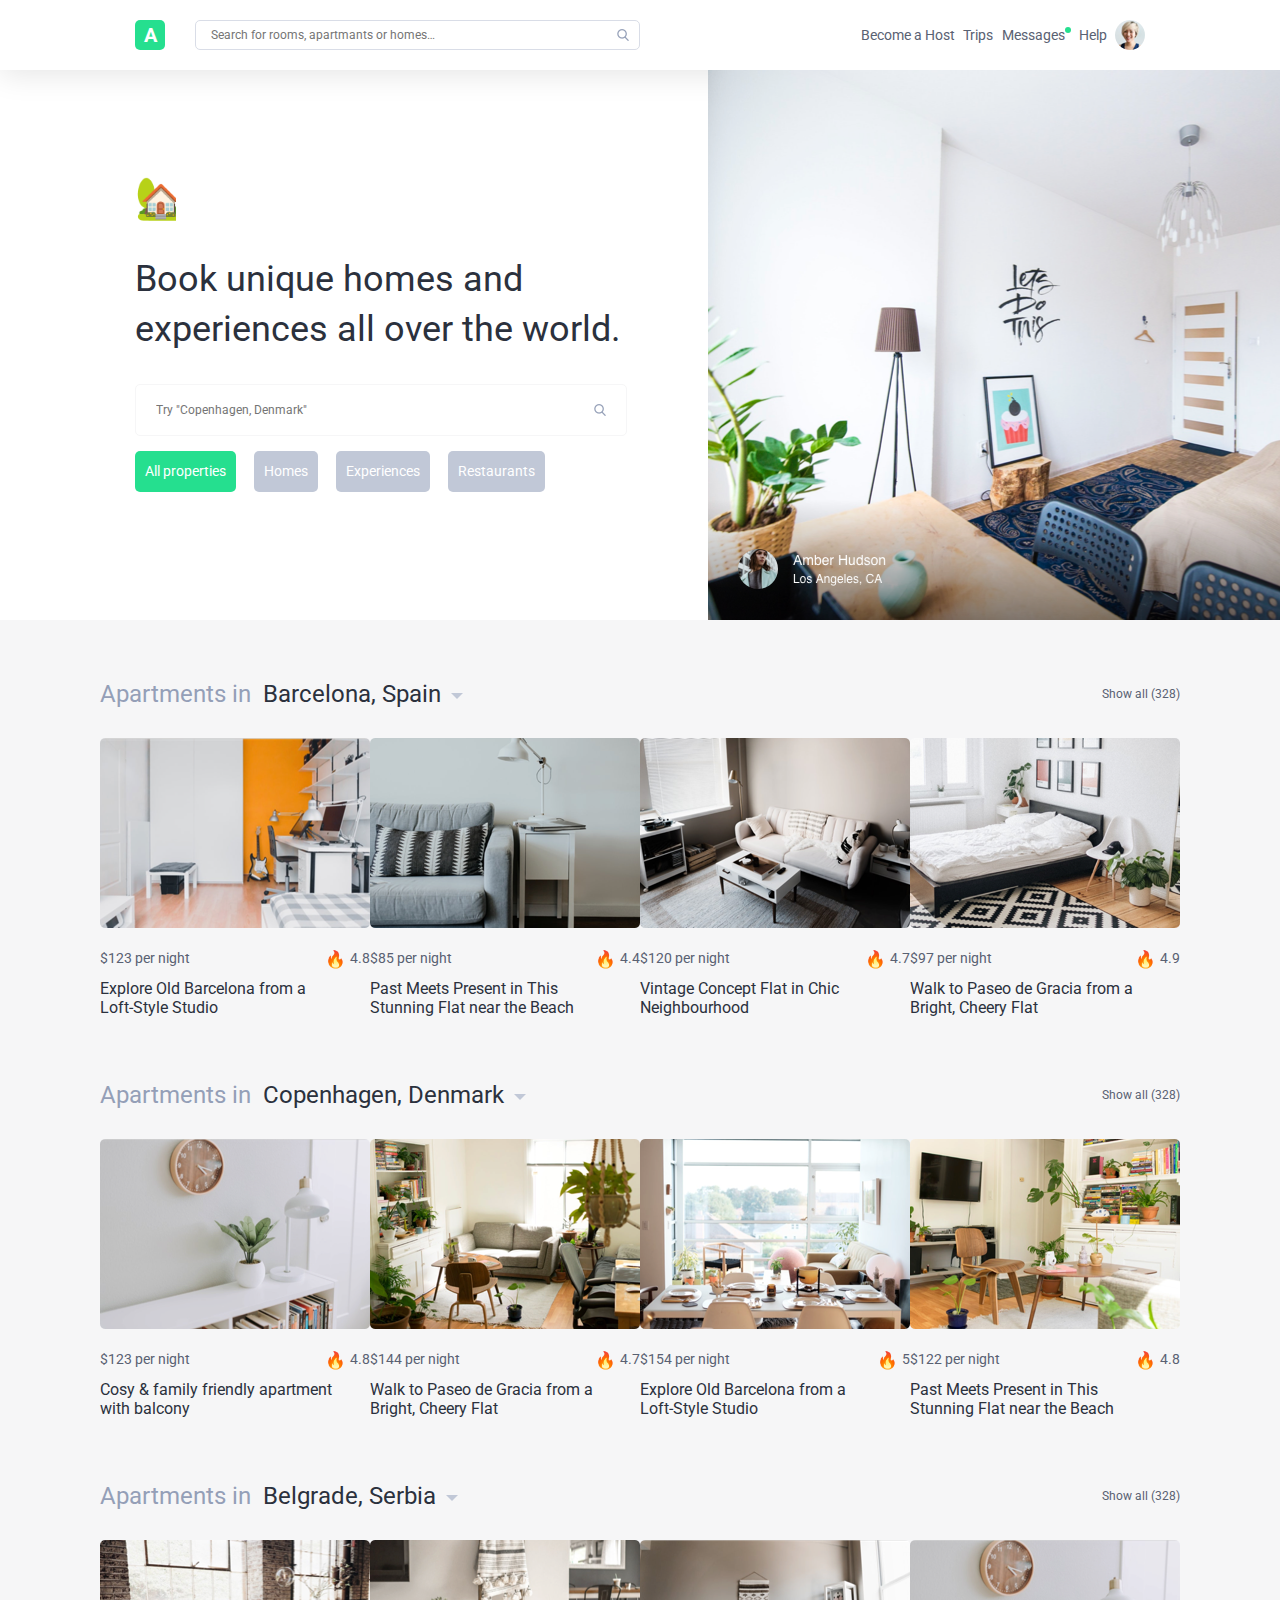
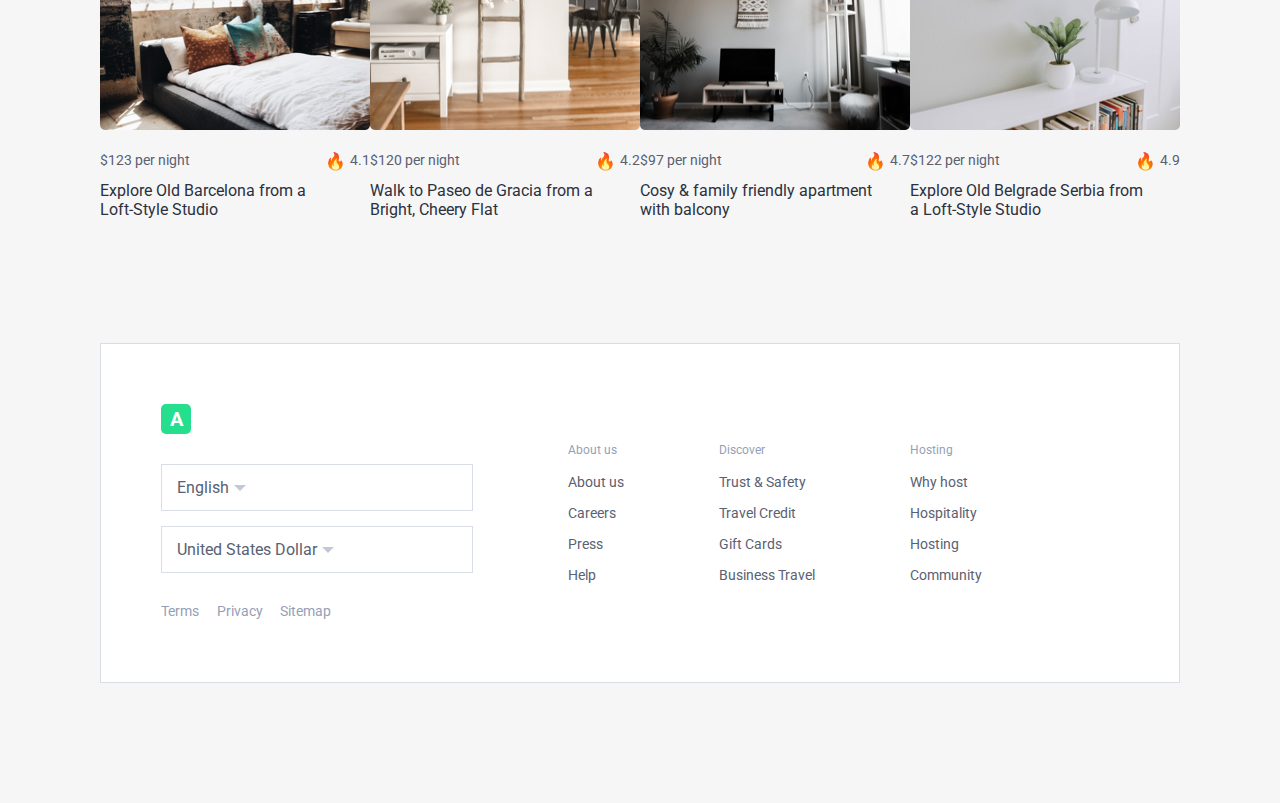
<file: airbnb.html>
<html>

<head>
    <link rel='stylesheet' type='text/css' href='style.css'>
    <link href="https://fonts.googleapis.com/css?family=Roboto:400,700&display=swap" rel="stylesheet">
</head>

<body>
    <div class='header-container'>
        <div class='header'>
            <div class='left'>
                <div class='logo'>
                    <div class='logo-text'>A</div>
                </div>
                <label class='search' for="search">
                    <div class='search-bar'>
                        <input id="search" type="text" placeholder="Search for rooms, apartmants or homes…">
                    </div>
                    <div class='search-icon'>
                        <img src='images/search-icon.png'>
                    </div>
                </label>
            </div>
            <div class='right'>
                <div class='menu'>
                    <div class="host">
                        Become a Host
                    </div>
                    <div class="trips">
                        Trips
                    </div>
                    <div class="mess">
                        <div class="message">
                            Messages
                        </div>
                        <div class="dot"></div>
                    </div>
                    <div class="help">
                        Help
                    </div>
                    <div class="user">
                        <img src='images/user.png'>
                    </div>
                </div>
            </div>
        </div>
    </div>

    <div class='front-container'>
        <div class='front'>
            <div class='left-box'>
                <div class='content'>
                    <div class='house-icon'>
                        <img src='images/house.svg'>
                    </div>
                    <div class='main'>
                        Book unique homes and experiences all over the world.
                    </div>
                    <label class='search-region' for="search-region">
                        <div class='search-bar-region'>
                            <input id="search-region" type="text" placeholder='Try "Copenhagen, Denmark"'>
                        </div>
                        <div class='search-icon-region'>
                            <img src='images/search-icon.png'>
                        </div>
                    </label>
                    <div class='properties'>
                        <div class='active-tile'>
                            All properties
                        </div>
                        <div class='passive-tile'>
                            Homes
                        </div>
                        <div class='passive-tile'>
                            Experiences
                        </div>
                        <div class='passive-tile'>
                            Restaurants
                        </div>
                    </div>
                </div>
            </div>
            <div class='right-box'>

            </div>
        </div>
    </div>

    <div class="body-container">
        <div class='body'>
            <div class='body-content'>
                <div id='first' class='apartments'>
                    <div class='top-line'>
                        <div class='left'>
                            <div class='line-text'>
                                <div class='text-normal'>
                                    Apartments in &nbsp
                                </div>
                                <div class='text-highlight'>
                                    Barcelona, Spain
                                </div>
                            </div>
                            <div id='triangle-down' class='arrow'>

                            </div>
                        </div>
                        <div class='right'>
                            <div class='show-all'>
                                Show all (328)
                            </div>
                        </div>
                    </div>
                    <div class='tiles'>
                        <div class='tile'>
                            <div class='tile-image'>
                                <img src='images/1x1.png'>
                            </div>
                            <div class='tile-details'>
                                <div class='price'>
                                    $123 per night
                                </div>
                                <div class="ratings">
                                    <div class="fire">
                                        <img id='fire' src="images/fire.svg">
                                    </div>
                                    <div class="rate">
                                        4.8
                                    </div>
                                </div>
                            </div>
                            <div class='tile-caption'>
                                Explore Old Barcelona from a Loft-Style Studio
                            </div>
                        </div>
                        <div class='tile'>
                            <div class='tile-image'>
                                <img src='images/1x2.png'>
                            </div>
                            <div class='tile-details'>
                                <div class='price'>
                                    $85 per night
                                </div>
                                <div class="ratings">
                                    <div class="fire">
                                        <img id='fire' src="images/fire.svg">
                                    </div>
                                    <div class="rate">
                                        4.4
                                    </div>
                                </div>
                            </div>
                            <div class='tile-caption'>
                                Past Meets Present in This Stunning Flat near the Beach
                            </div>
                        </div>
                        <div class='tile'>
                            <div class='tile-image'>
                                <img src='images/1x3.png'>
                            </div>
                            <div class='tile-details'>
                                <div class='price'>
                                    $120 per night
                                </div>
                                <div class="ratings">
                                    <div class="fire">
                                        <img id='fire' src="images/fire.svg">
                                    </div>
                                    <div class="rate">
                                        4.7
                                    </div>
                                </div>
                            </div>
                            <div class='tile-caption'>
                                Vintage Concept Flat in Chic Neighbourhood
                            </div>
                        </div>
                        <div class='tile'>
                            <div class='tile-image'>
                                <img src='images/1x4.png'>
                            </div>
                            <div class='tile-details'>
                                <div class='price'>
                                    $97 per night
                                </div>
                                <div class="ratings">
                                    <div class="fire">
                                        <img id='fire' src="images/fire.svg">
                                    </div>
                                    <div class="rate">
                                        4.9
                                    </div>
                                </div>
                            </div>
                            <div class='tile-caption'>
                                Walk to Paseo de Gracia from a Bright, Cheery Flat
                            </div>
                        </div>
                    </div>
                </div>

                <div id='second' class='apartments'>
                    <div class='top-line'>
                        <div class='left'>
                            <div class='line-text'>
                                <div class='text-normal'>
                                    Apartments in &nbsp;
                                </div>
                                <div class='text-highlight'>
                                    Copenhagen, Denmark
                                </div>
                            </div>
                            <div id='triangle-down' class='arrow'>

                            </div>
                        </div>
                        <div class='right'>
                            <div class='show-all'>
                                Show all (328)
                            </div>
                        </div>
                    </div>
                    <div class='tiles'>
                        <div class='tile'>
                            <div class='tile-image'>
                                <img src='images/2x1.png'>
                            </div>
                            <div class='tile-details'>
                                <div class='price'>
                                    $123 per night
                                </div>
                                <div class="ratings">
                                    <div class="fire">
                                        <img id='fire' src="images/fire.svg">
                                    </div>
                                    <div class="rate">
                                        4.8
                                    </div>
                                </div>
                            </div>
                            <div class='tile-caption'>
                                Cosy & family friendly apartment with balcony
                            </div>
                        </div>
                        <div class='tile'>
                            <div class='tile-image'>
                                <img src='images/2x2.png'>
                            </div>
                            <div class='tile-details'>
                                <div class='price'>
                                    $144 per night
                                </div>
                                <div class="ratings">
                                    <div class="fire">
                                        <img id='fire' src="images/fire.svg">
                                    </div>
                                    <div class="rate">
                                        4.7
                                    </div>
                                </div>
                            </div>
                            <div class='tile-caption'>
                                Walk to Paseo de Gracia from a Bright, Cheery Flat
                            </div>
                        </div>
                        <div class='tile'>
                            <div class='tile-image'>
                                <img src='images/2x3.png'>
                            </div>
                            <div class='tile-details'>
                                <div class='price'>
                                    $154 per night
                                </div>
                                <div class="ratings">
                                    <div class="fire">
                                        <img id='fire' src="images/fire.svg">
                                    </div>
                                    <div class="rate">
                                        5
                                    </div>
                                </div>
                            </div>
                            <div class='tile-caption'>
                                Explore Old Barcelona from a Loft-Style Studio
                            </div>
                        </div>
                        <div class='tile'>
                            <div class='tile-image'>
                                <img src='images/2x4.png'>
                            </div>
                            <div class='tile-details'>
                                <div class='price'>
                                    $122 per night
                                </div>
                                <div class="ratings">
                                    <div class="fire">
                                        <img id='fire' src="images/fire.svg">
                                    </div>
                                    <div class="rate">
                                        4.8
                                    </div>
                                </div>
                            </div>
                            <div class='tile-caption'>
                                Past Meets Present in This Stunning Flat near the Beach
                            </div>
                        </div>
                    </div>
                </div>

                <div id='third' class='apartments'>
                    <div class='top-line'>
                        <div class='left'>
                            <div class='line-text'>
                                <div class='text-normal'>
                                    Apartments in &nbsp
                                </div>
                                <div class='text-highlight'>
                                    Belgrade, Serbia
                                </div>
                            </div>
                            <div id='triangle-down' class='arrow'>

                            </div>
                        </div>
                        <div class='right'>
                            <div class='show-all'>
                                Show all (328)
                            </div>
                        </div>
                    </div>
                    <div class='tiles'>
                        <div class='tile'>
                            <div class='tile-image'>
                                <img src='images/3x1.png'>
                            </div>
                            <div class='tile-details'>
                                <div class='price'>
                                    $123 per night
                                </div>
                                <div class="ratings">
                                    <div class="fire">
                                        <img id='fire' src="images/fire.svg">
                                    </div>
                                    <div class="rate">
                                        4.1
                                    </div>
                                </div>
                            </div>
                            <div class='tile-caption'>
                                Explore Old Barcelona from a Loft-Style Studio
                            </div>
                        </div>
                        <div class='tile'>
                            <div class='tile-image'>
                                <img src='images/3x2.png'>
                            </div>
                            <div class='tile-details'>
                                <div class='price'>
                                    $120 per night
                                </div>
                                <div class="ratings">
                                    <div class="fire">
                                        <img id='fire' src="images/fire.svg">
                                    </div>
                                    <div class="rate">
                                        4.2
                                    </div>
                                </div>
                            </div>
                            <div class='tile-caption'>
                                Walk to Paseo de Gracia from a Bright, Cheery Flat
                            </div>
                        </div>
                        <div class='tile'>
                            <div class='tile-image'>
                                <img src='images/3x3.png'>
                            </div>
                            <div class='tile-details'>
                                <div class='price'>
                                    $97 per night
                                </div>
                                <div class="ratings">
                                    <div class="fire">
                                        <img id='fire' src="images/fire.svg">
                                    </div>
                                    <div class="rate">
                                        4.7
                                    </div>
                                </div>
                            </div>
                            <div class='tile-caption'>
                                Cosy & family friendly apartment with balcony
                            </div>
                        </div>
                        <div class='tile'>
                            <div class='tile-image'>
                                <img src='images/3x4.png'>
                            </div>
                            <div class='tile-details'>
                                <div class='price'>
                                    $122 per night
                                </div>
                                <div class="ratings">
                                    <div class="fire">
                                        <img id='fire' src="images/fire.svg">
                                    </div>
                                    <div class="rate">
                                        4.9
                                    </div>
                                </div>
                            </div>
                            <div class='tile-caption'>
                                Explore Old Belgrade Serbia from a Loft-Style Studio
                            </div>
                        </div>
                    </div>
                </div>

                <div class='footer'>
                    <div class='left-list'>
                        <div class='logo'>
                            <div class='logo-text'>A</div>
                        </div>
                        <div id='first-text-box' class='text-box'>
                            <div class='english'>
                                English
                            </div>
                            <div class='arrow'>

                            </div>
                        </div>
                        <div id='second-text-box' class='text-box'>
                            <div class='dollars'>
                                United States Dollar
                            </div>
                            <div class='arrow'>

                            </div>
                        </div>
                        <div class='options'>
                            <div>Terms</div>
                            <div>Privacy</div>
                            <div>Sitemap</div>
                        </div>
                    </div>
                    <div class='left-center-list'>
                        <div class="list-heading">
                            About us
                        </div>
                        <div class="list-content">
                            <div>About us</div>
                            <div>Careers</div>
                            <div>Press</div>
                            <div>Help</div>
                        </div>
                    </div>
                    <div class='right-center-list'>
                        <div class="list-heading">
                            Discover
                        </div>
                        <div class="list-content">
                            <div>Trust & Safety</div>
                            <div>Travel Credit</div>
                            <div>Gift Cards</div>
                            <div>Business Travel</div>
                        </div>
                    </div>
                    <div class='right-list'>
                        <div class="list-heading">
                            Hosting
                        </div>
                        <div class="list-content">
                            <div>Why host</div>
                            <div>Hospitality</div>
                            <div>Hosting</div>
                            <div>Community</div>
                        </div>
                    </div>
                </div>
            </div>
        </div>
    </div>

</body>

</html>
</file>
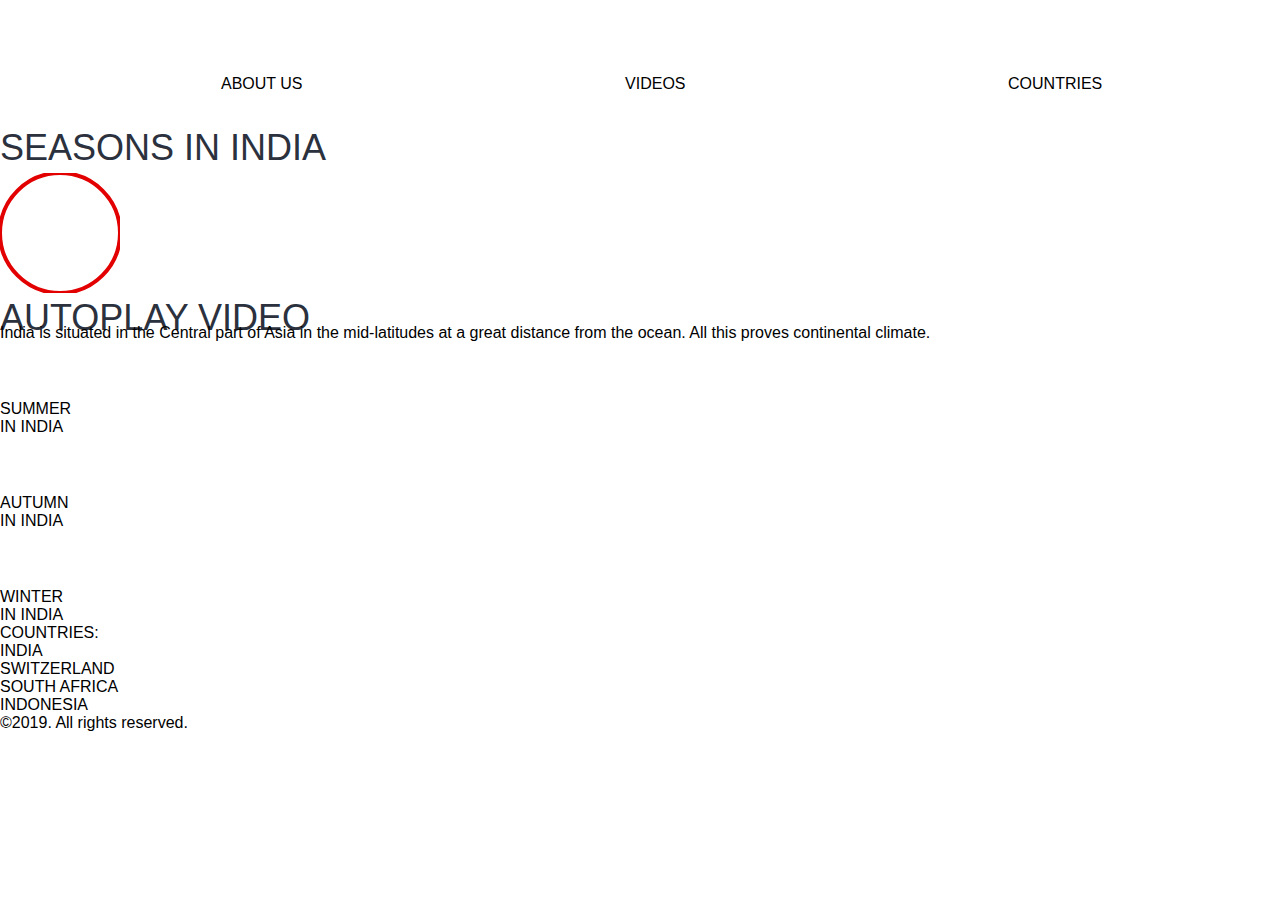
<file: daily_ui.html>
<html>

<head>
    <link rel='stylesheet' type='text/css' href='style.css'>
    <link href="https://fonts.googleapis.com/css?family=Montserrat:300,400,500,600,700,800&display=swap" rel="stylesheet">
</head>

<body>
    <div class='top'>
        <div class='top-left'>
            <img src='images/logo.svg'>
        </div>
        <div class='top-right'>
            <div class='menu'>
                <div>ABOUT US</div>
                <div>VIDEOS</div>
                <div>COUNTRIES</div>
                <div>CONTACT</div>
            </div>
        </div>
    </div>

    <div class='center'>
        <div class='center-content'>
            <div class='main'>
                <div class='main_text'>
                    SEASONS IN INDIA
                </div>
                <div class='autoplay'>
                    <div class='play_logo'>
                        <img src='images/play-button-bigger.svg'>
                    </div>
                    <div class='play_text'>
                        AUTOPLAY VIDEO
                    </div>
                </div>
            </div>
            <div class='content'>
                India is situated in the Central part of Asia in the mid-latitudes at a great distance from the ocean. All this proves continental climate.
            </div>
            <div class='tiles'>
                <div class='tile_collection'>
                    <div class='tile1'>
                        <div class='box'>
                            <div class='box-left'>
                                <img src='images/play-button.svg'>
                            </div>
                            <div class='box-right'>
                                <div class='line1'>
                                    SUMMER
                                </div>
                                <div class='line2'>
                                    IN INDIA
                                </div>
                            </div>
                        </div>
                    </div>

                    <div class='tile2'>
                        <div class='box'>
                            <div class='box-left'>
                                <img src='images/play-button.svg'>
                            </div>
                            <div class='box-right'>
                                <div class='line1'>
                                    AUTUMN
                                </div>
                                <div class='line2'>
                                    IN INDIA
                                </div>
                            </div>
                        </div>

                    </div>
                    <div class='tile3'>
                        <div class='box'>
                            <div class='box-left'>
                                <img src='images/play-button.svg'>
                            </div>
                            <div class='box-right'>
                                <div class='line1'>
                                    WINTER
                                </div>
                                <div class='line2'>
                                    IN INDIA
                                </div>
                            </div>
                        </div>

                    </div>
                </div>
            </div>
        </div>
    </div>
    <div class='bottom-content'>
        <div class='bottom'>
            <div class='bottom-left'>
                <div class='countries'>
                    <div class='heading'>
                        COUNTRIES:
                    </div>
                    <div class='list'>INDIA</div>
                    <div class='list'>SWITZERLAND</div>
                    <div class='list'>SOUTH AFRICA</div>
                    <div class='list'>INDONESIA</div>
                </div>
            </div>
            <div class='bottom-right'>
                <div class='copyright'>
                    ©2019. All rights reserved.
                </div>
            </div>
        </div>
    </div>
</body>

</html>
</file>
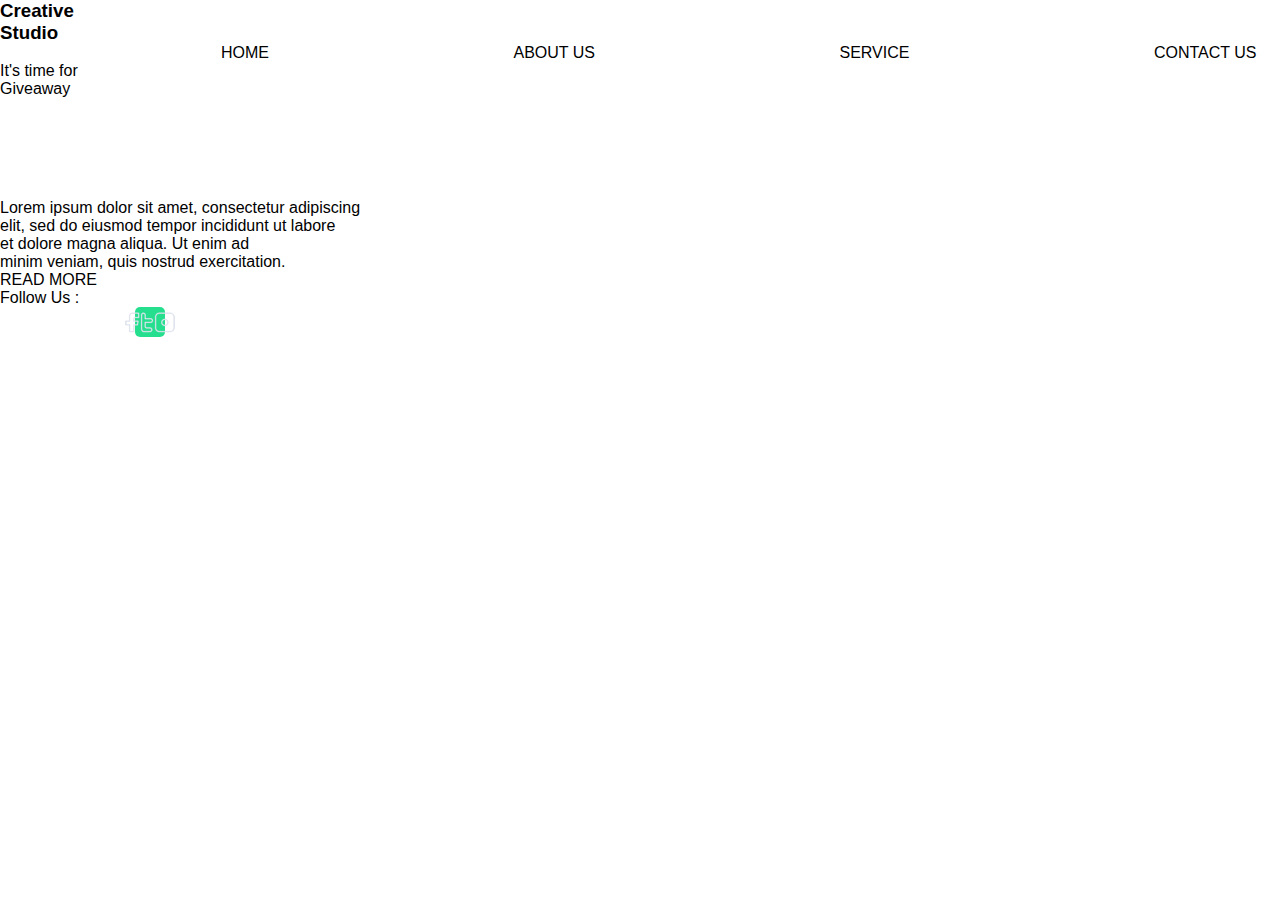
<file: giveaway.html>
<html>
<head><title>
Giveaway
</title>
<link href="https://fonts.googleapis.com/css?family=Montserrat:500,700,800&display=swap" rel="stylesheet">
<link rel='stylesheet' type='text/css' href='style.css'>
</head>

<body>

<div class='top'>
    <div class='top-left'>
        <div class='logo_image'>
        </div>
        <div class='logo_text'>
            <h3 class='line_1'>Creative</h3>
            <h3 class='line_2'>Studio</h3>
        </div>
    </div>

    <div class='top-right'>
        <div class='menu'>
            <div>HOME</div>
            <div>ABOUT US</div>
            <div>SERVICE</div>
            <div>CONTACT US</div>
            <div class='hamburger'>
                <div></div>
                <div></div>
                <div></div>
            </div>
        </div>
    </div>
</div>

<div class='bottom'>
    <div class='bottom-left'>
        <div class='topic'>
            <div class='line1'>It's time for</div>
            <div class='line2'>Giveaway</div>
        </div>
        <div class='content'>
            <div class='line-1'>Lorem ipsum dolor sit amet, consectetur adipiscing</div>
            <div class='line-2'>elit, sed do eiusmod tempor incididunt ut labore</div>
            <div class='line-3'>et dolore magna aliqua. Ut enim ad</div>
            <div class='line-4'>minim veniam, quis nostrud exercitation.</div>
        </div>

        <div class='read_more'>
            <div class='button'>READ MORE</div>
        </div>
        <div class='follow'>
            <div class='text'>Follow Us :</div>
            <div class='logo'>
                <div class='facebook'><img src='logos/fill-2-3-x.png'></img></div>
                <div class='tumblur'><img src='logos/fill-8-3-x.png'></img></div>
                <div class='instagram'><img src='logos/group-3-3-x.png'></img></div>
            </div>
        </div>
    </div>

    <div class='bottom-right'>
        <div></div>
    </div>
</div>

</body>
</html>
</file>
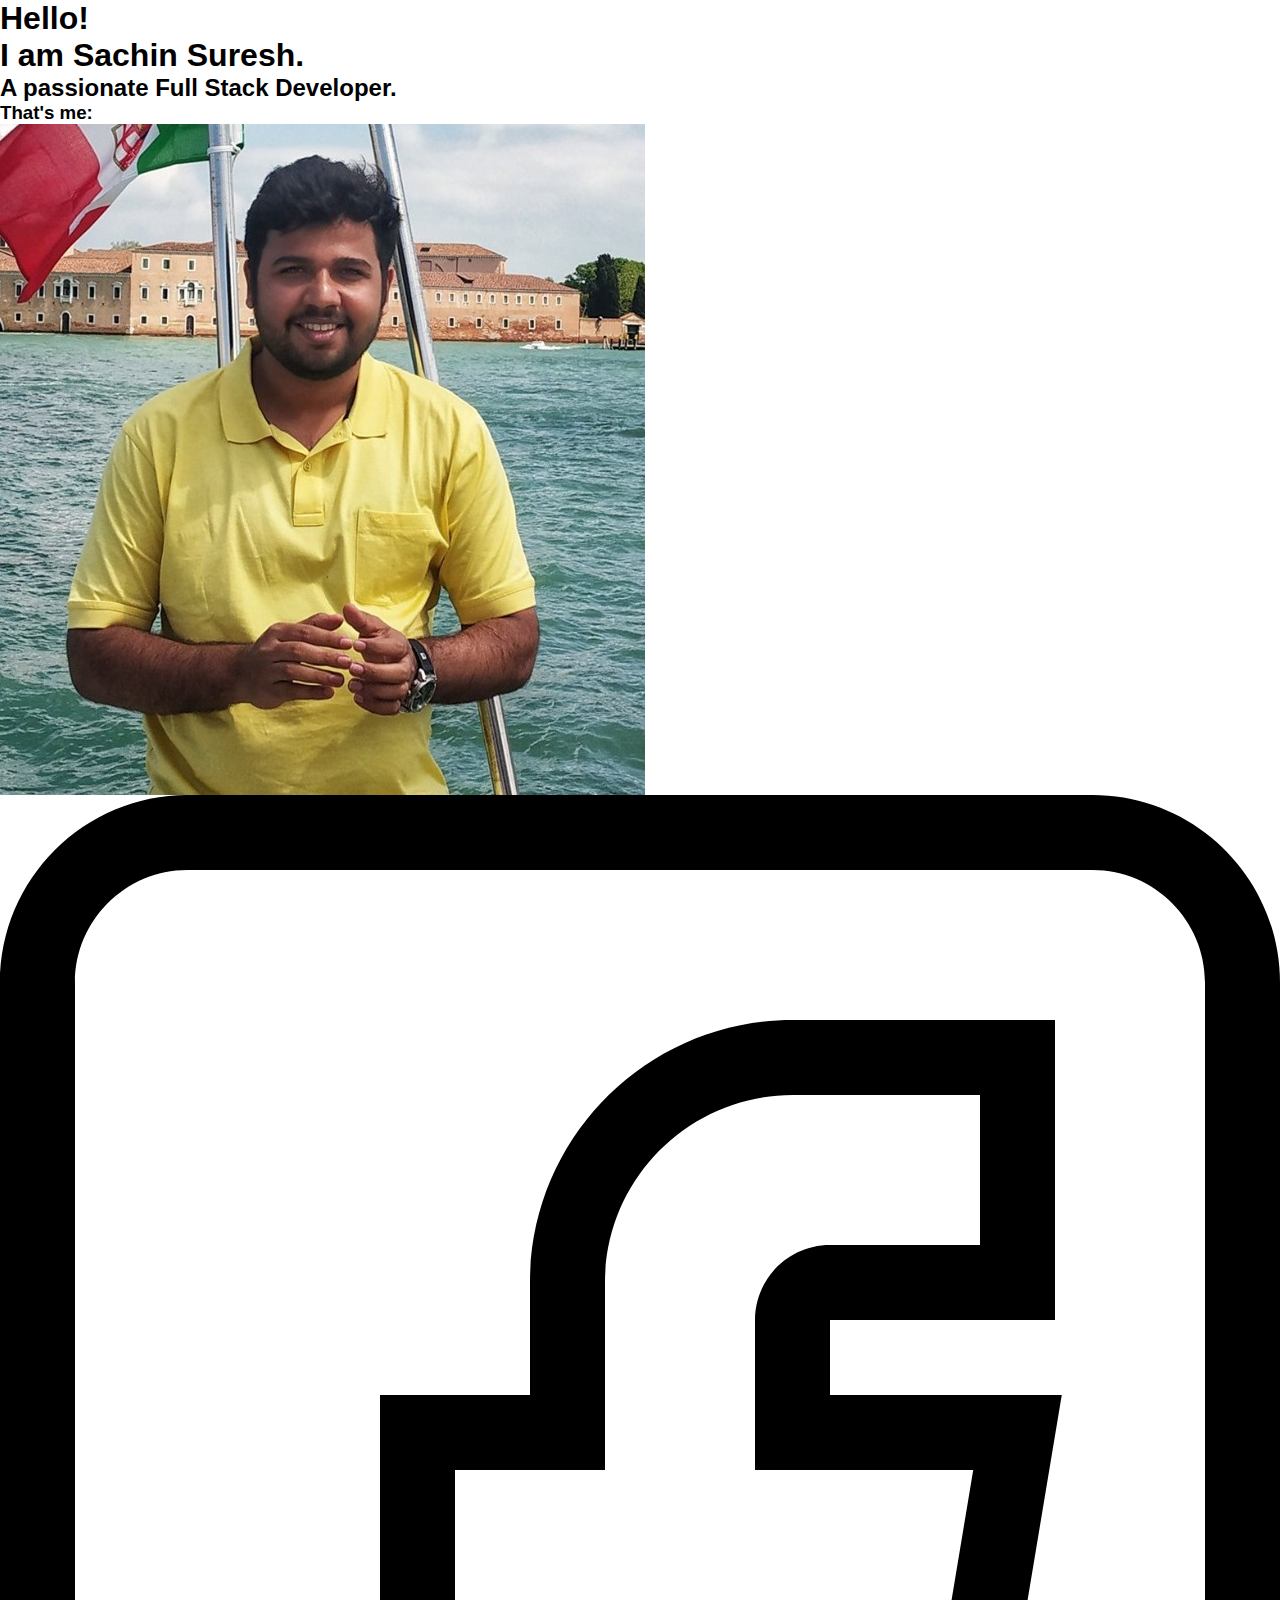
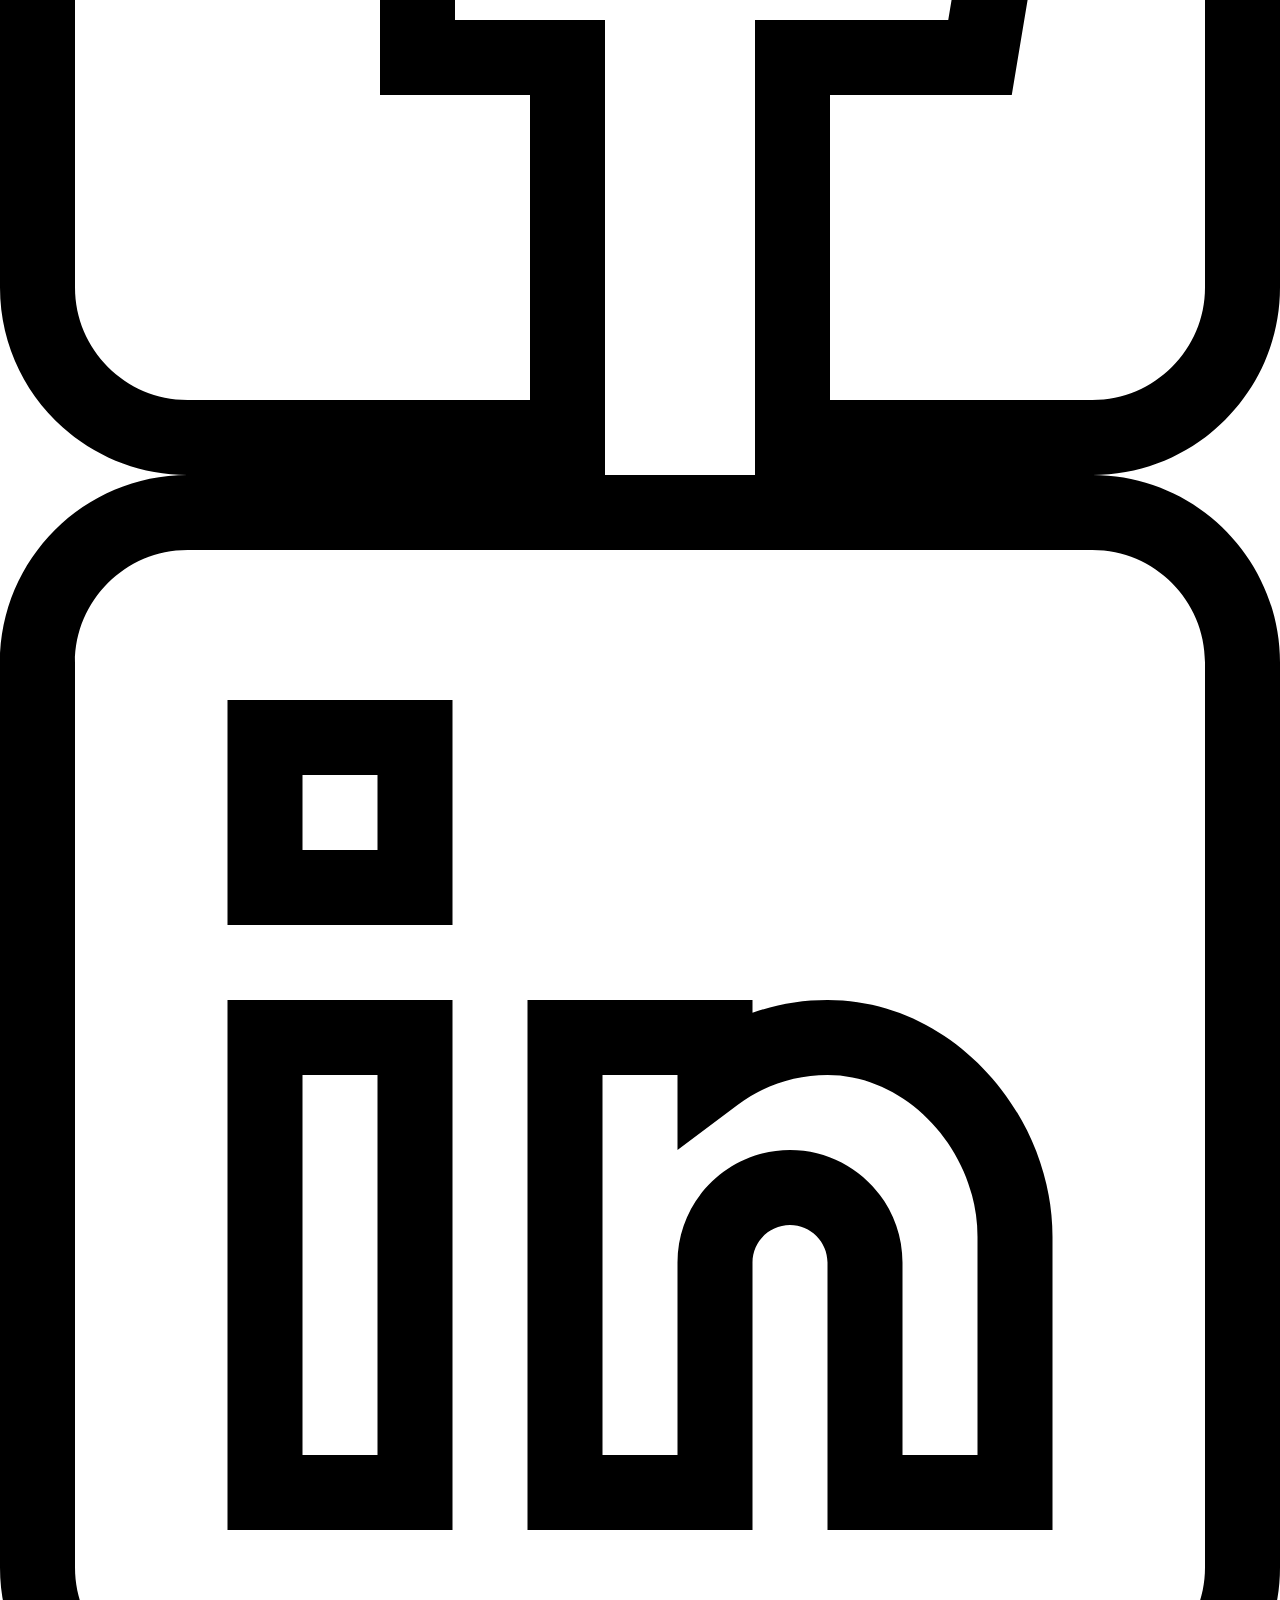
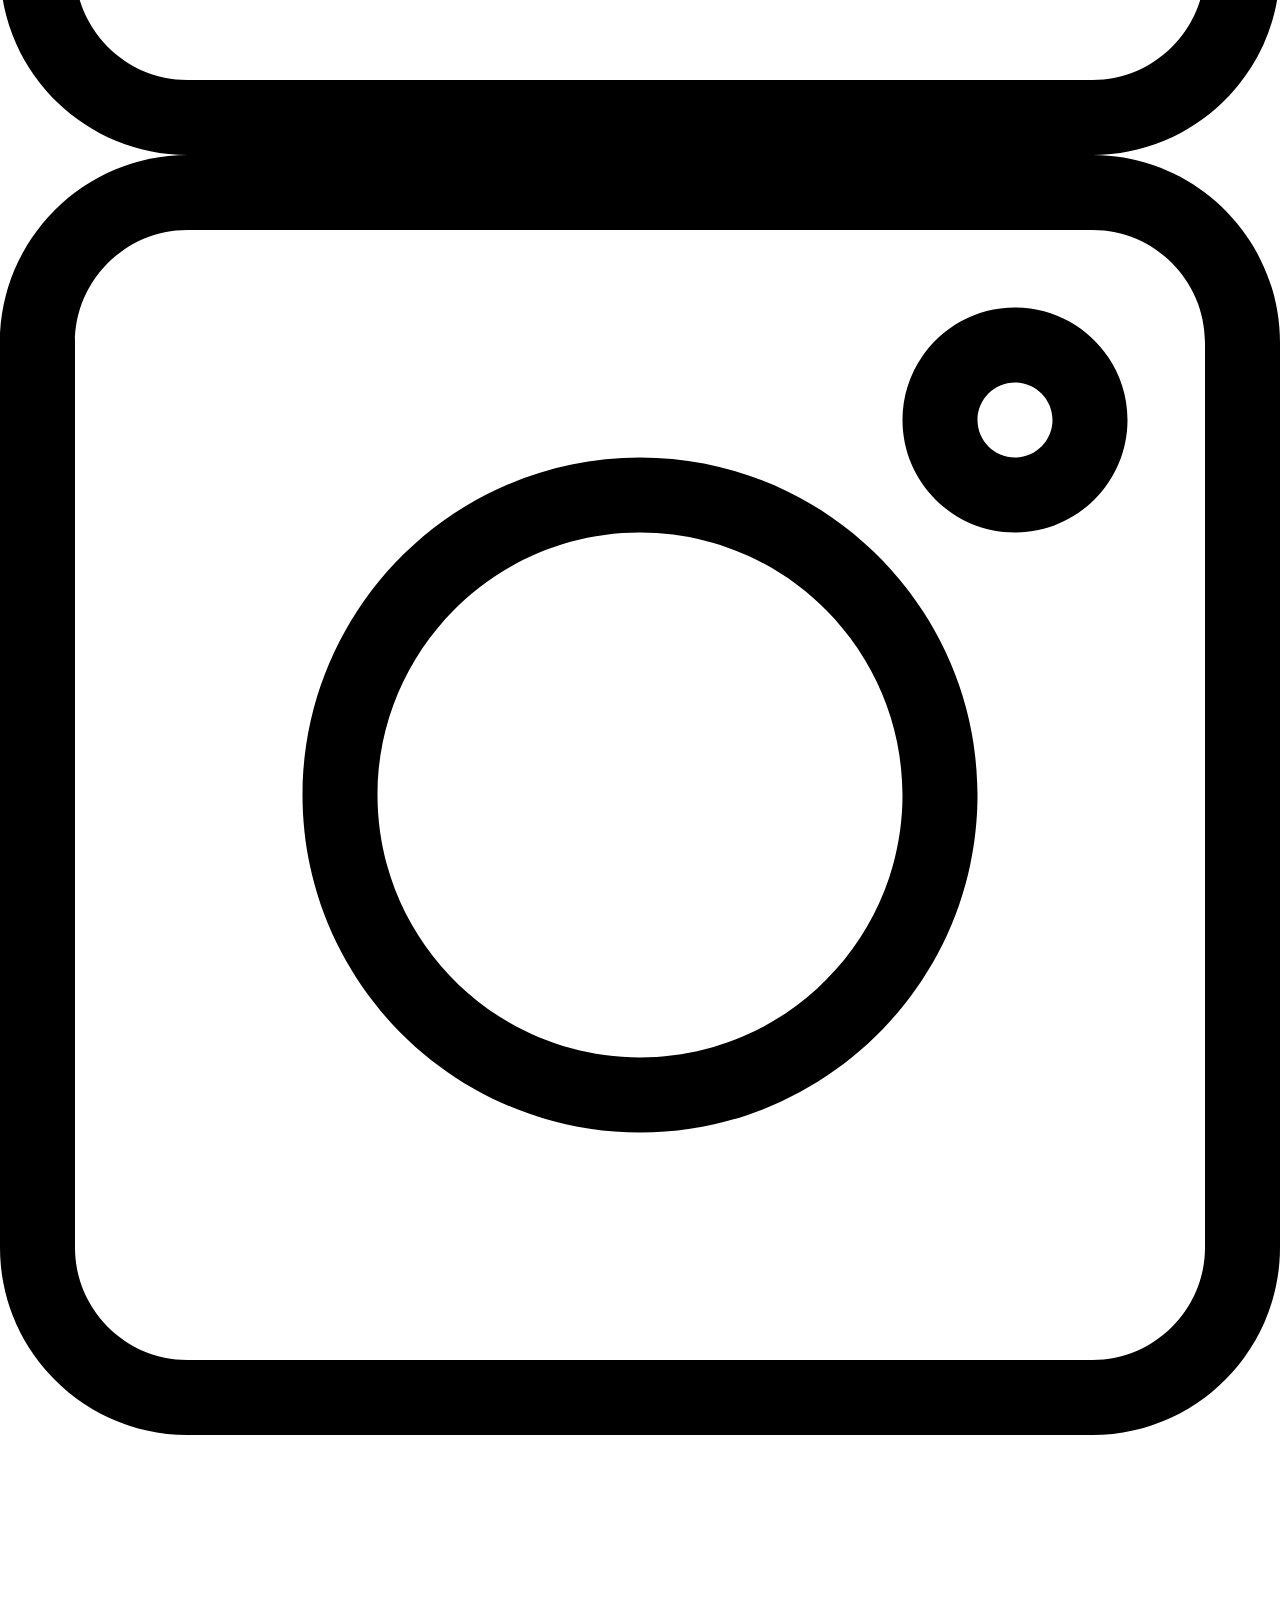
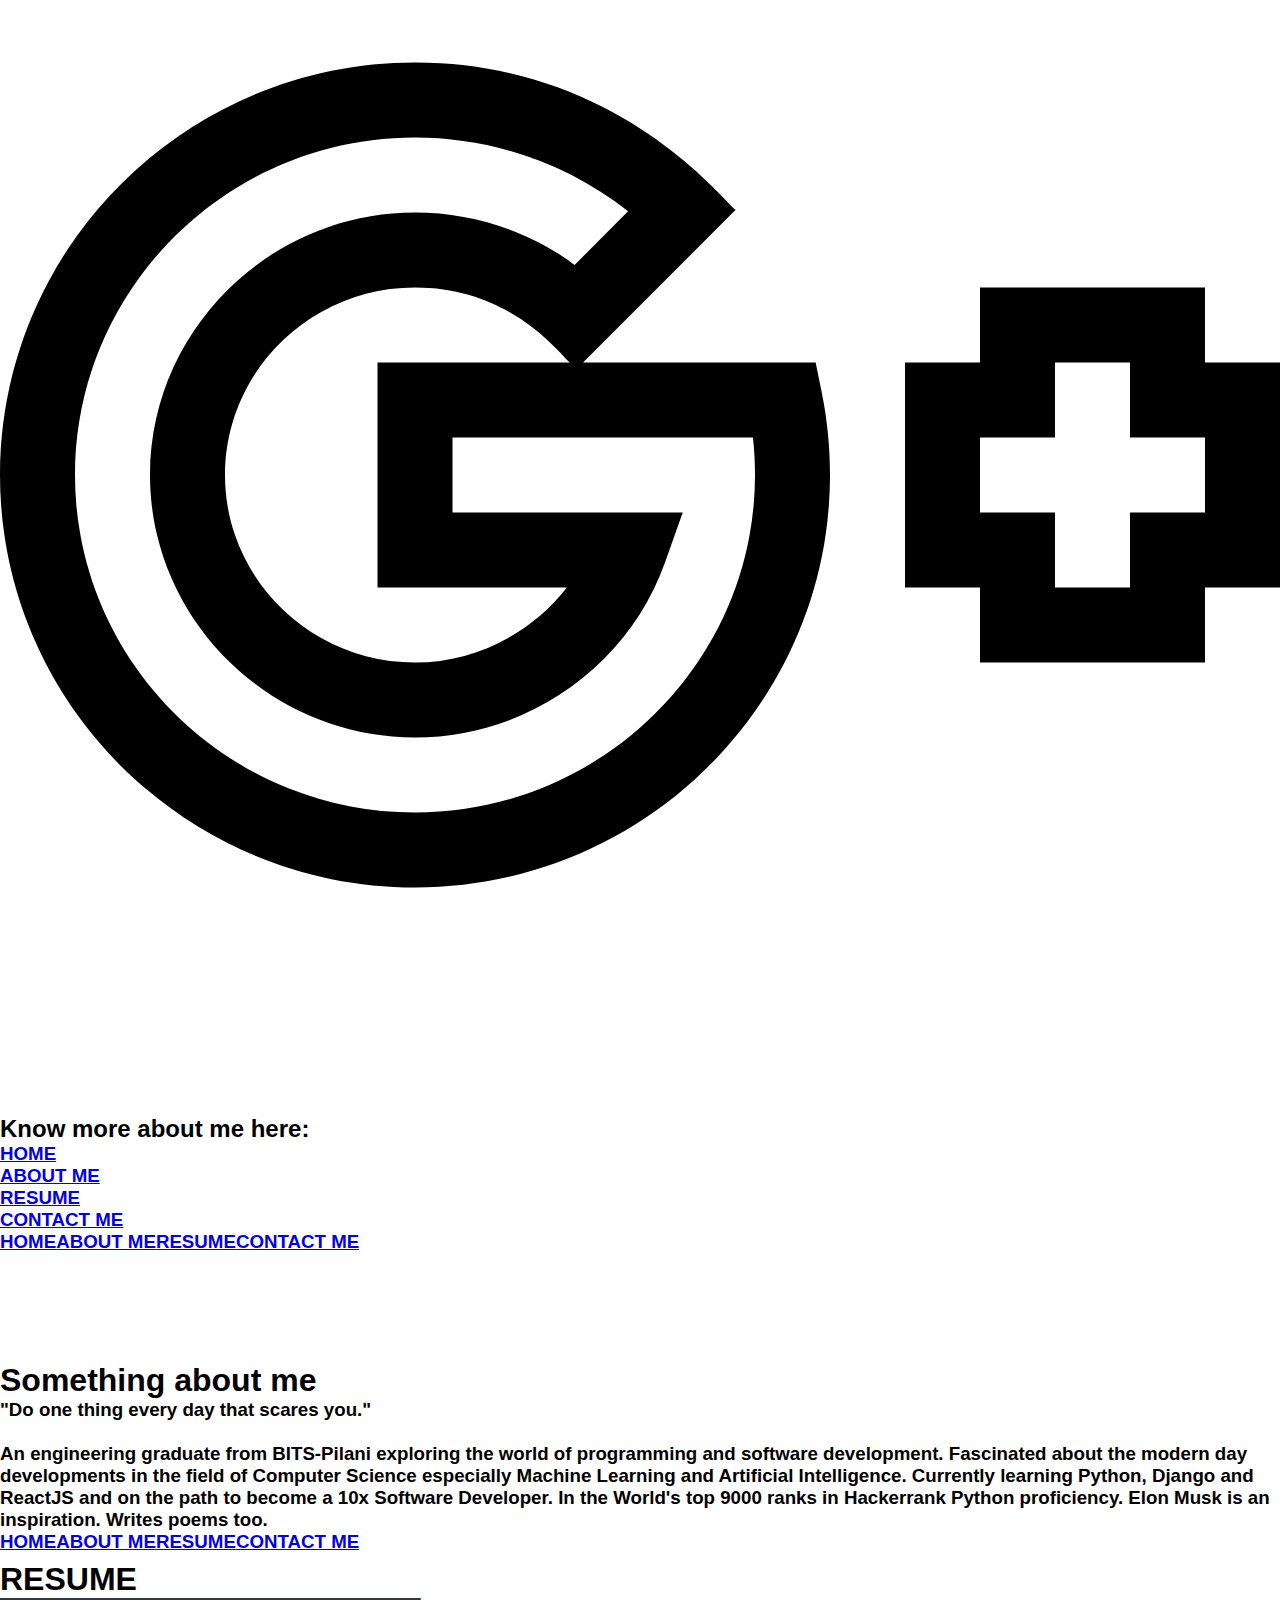
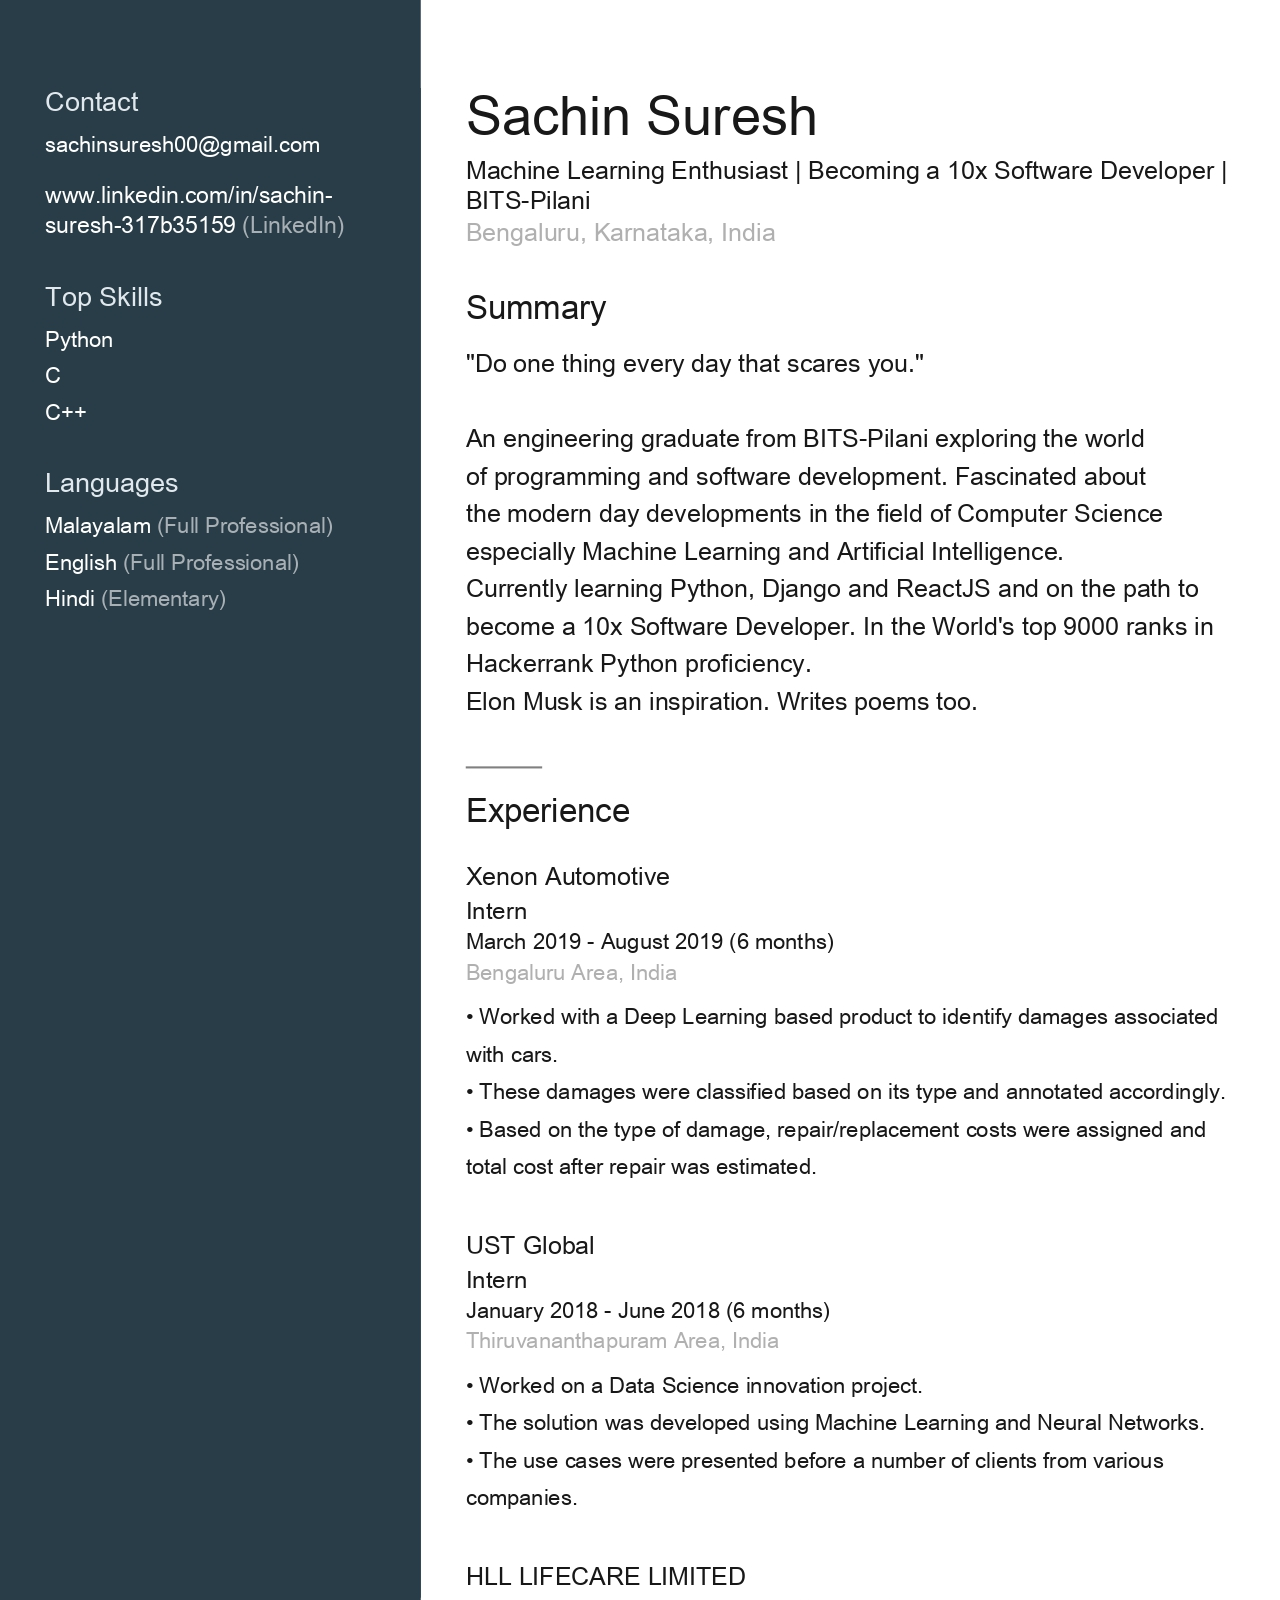
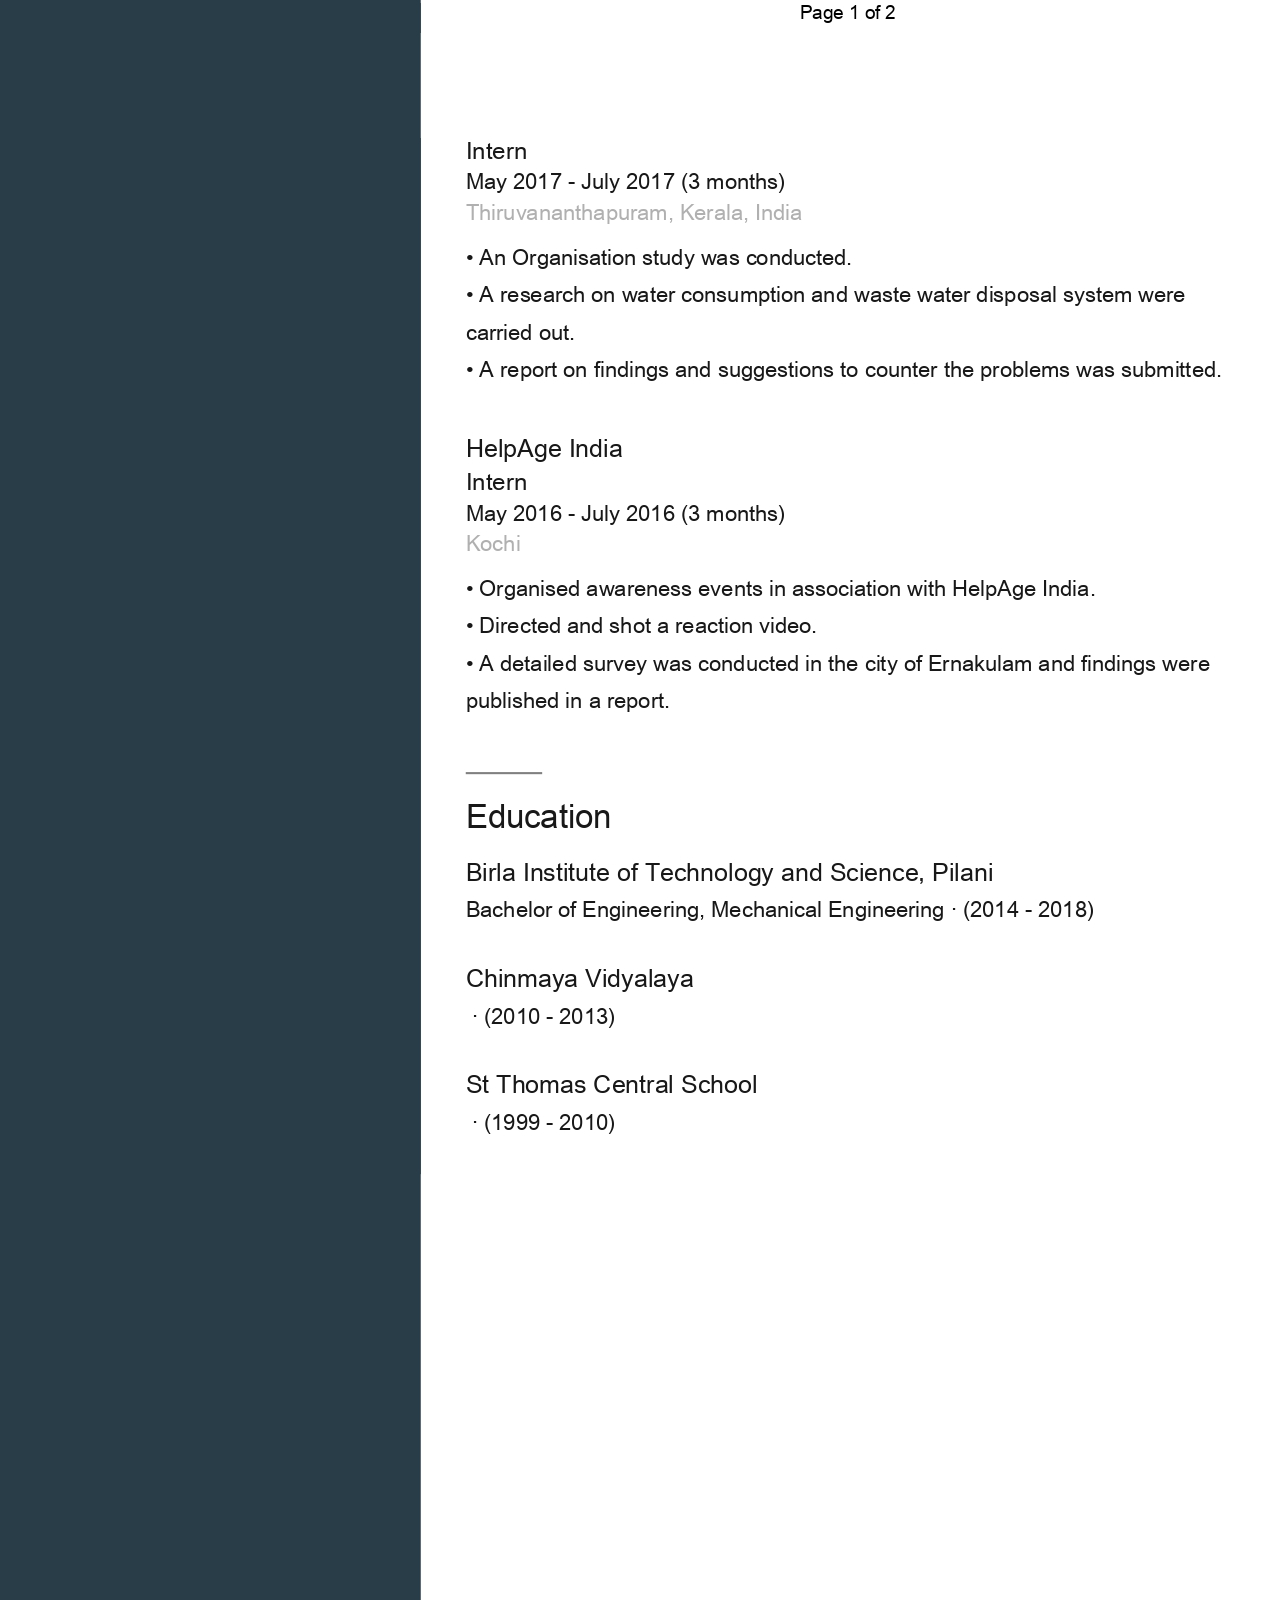
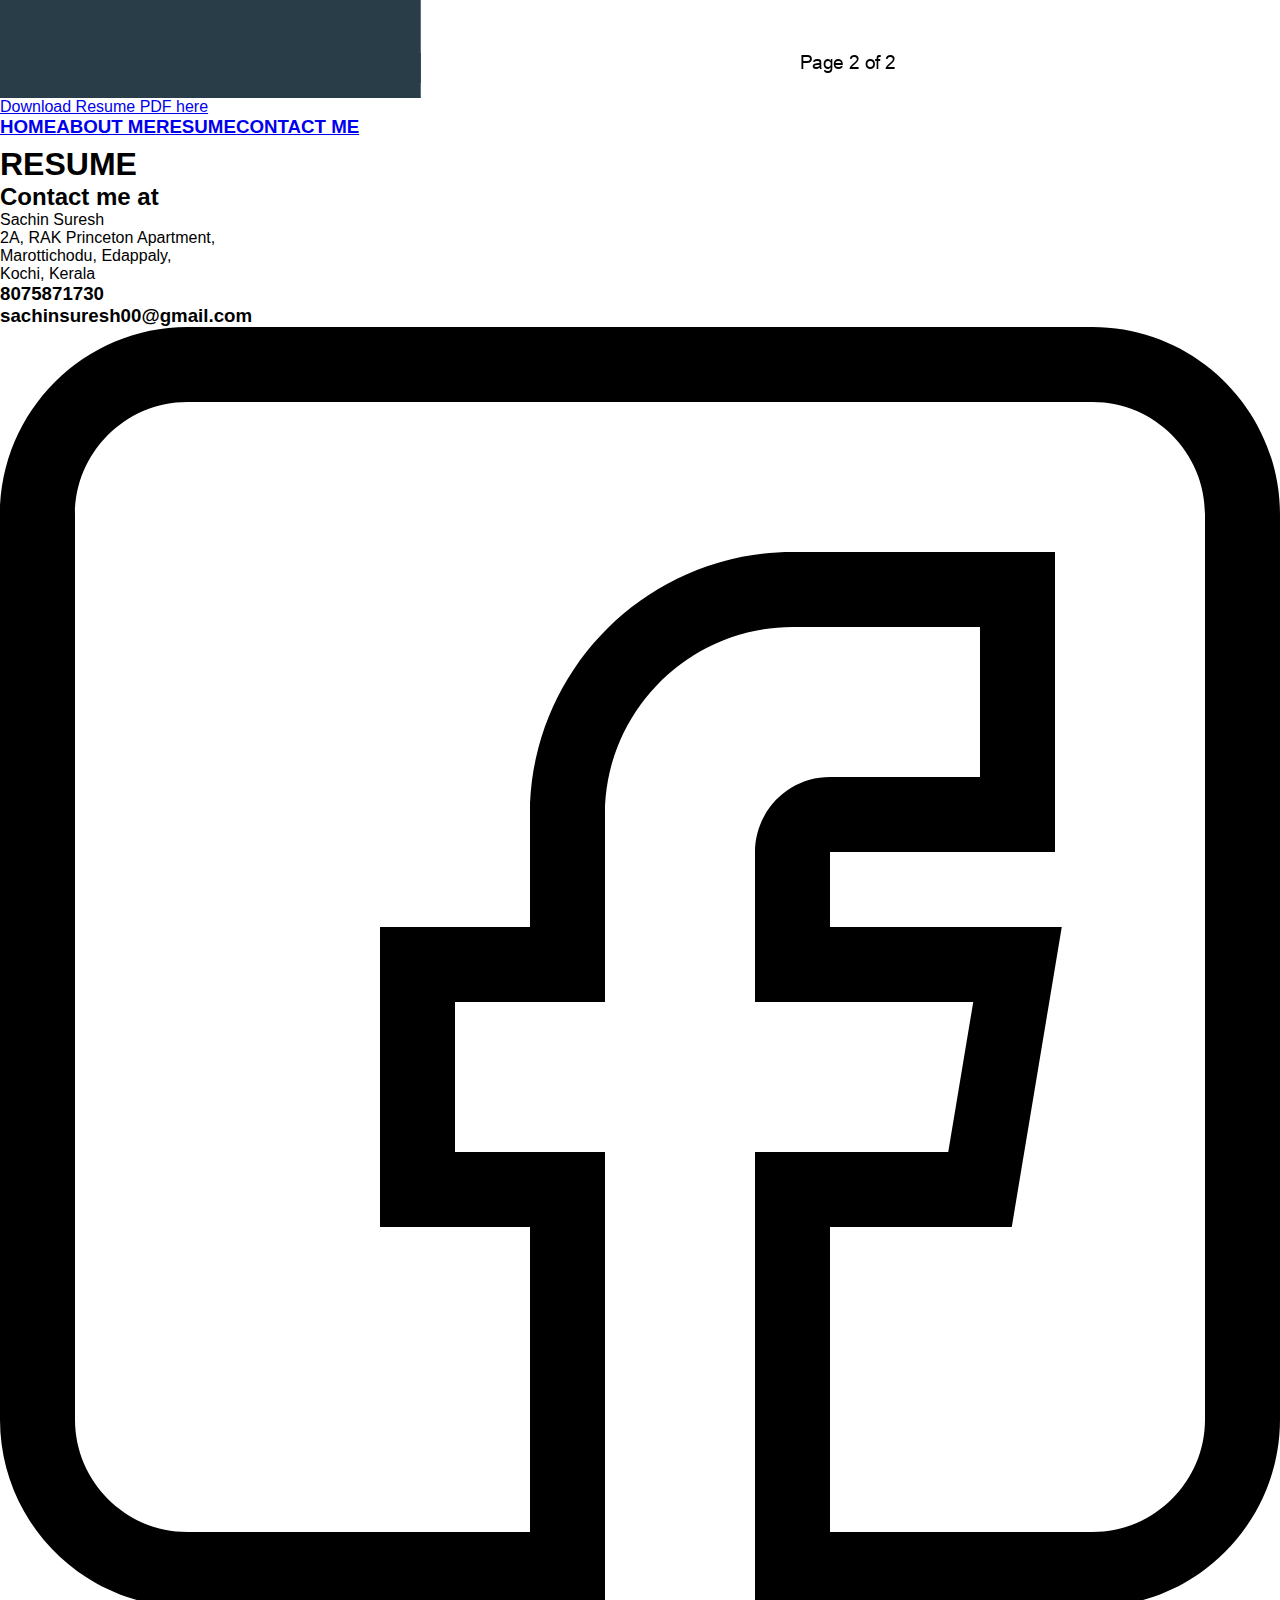
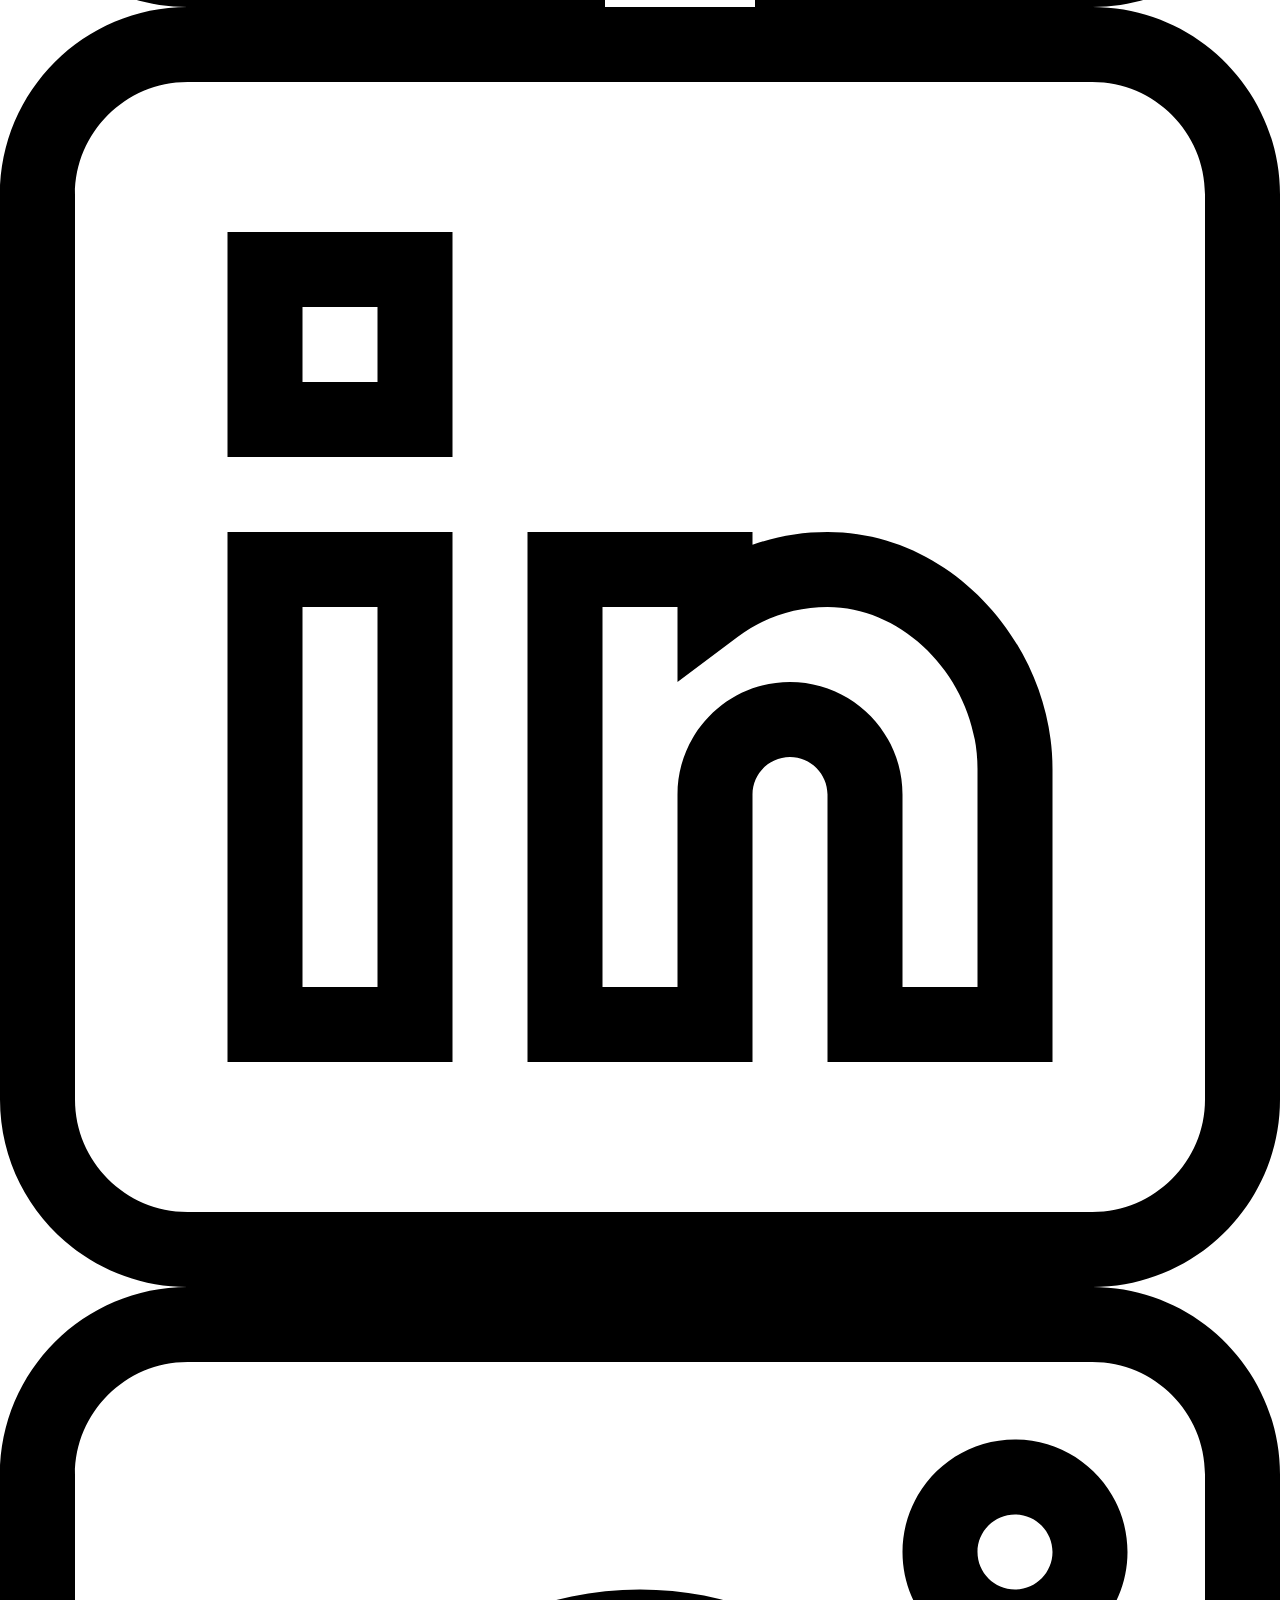
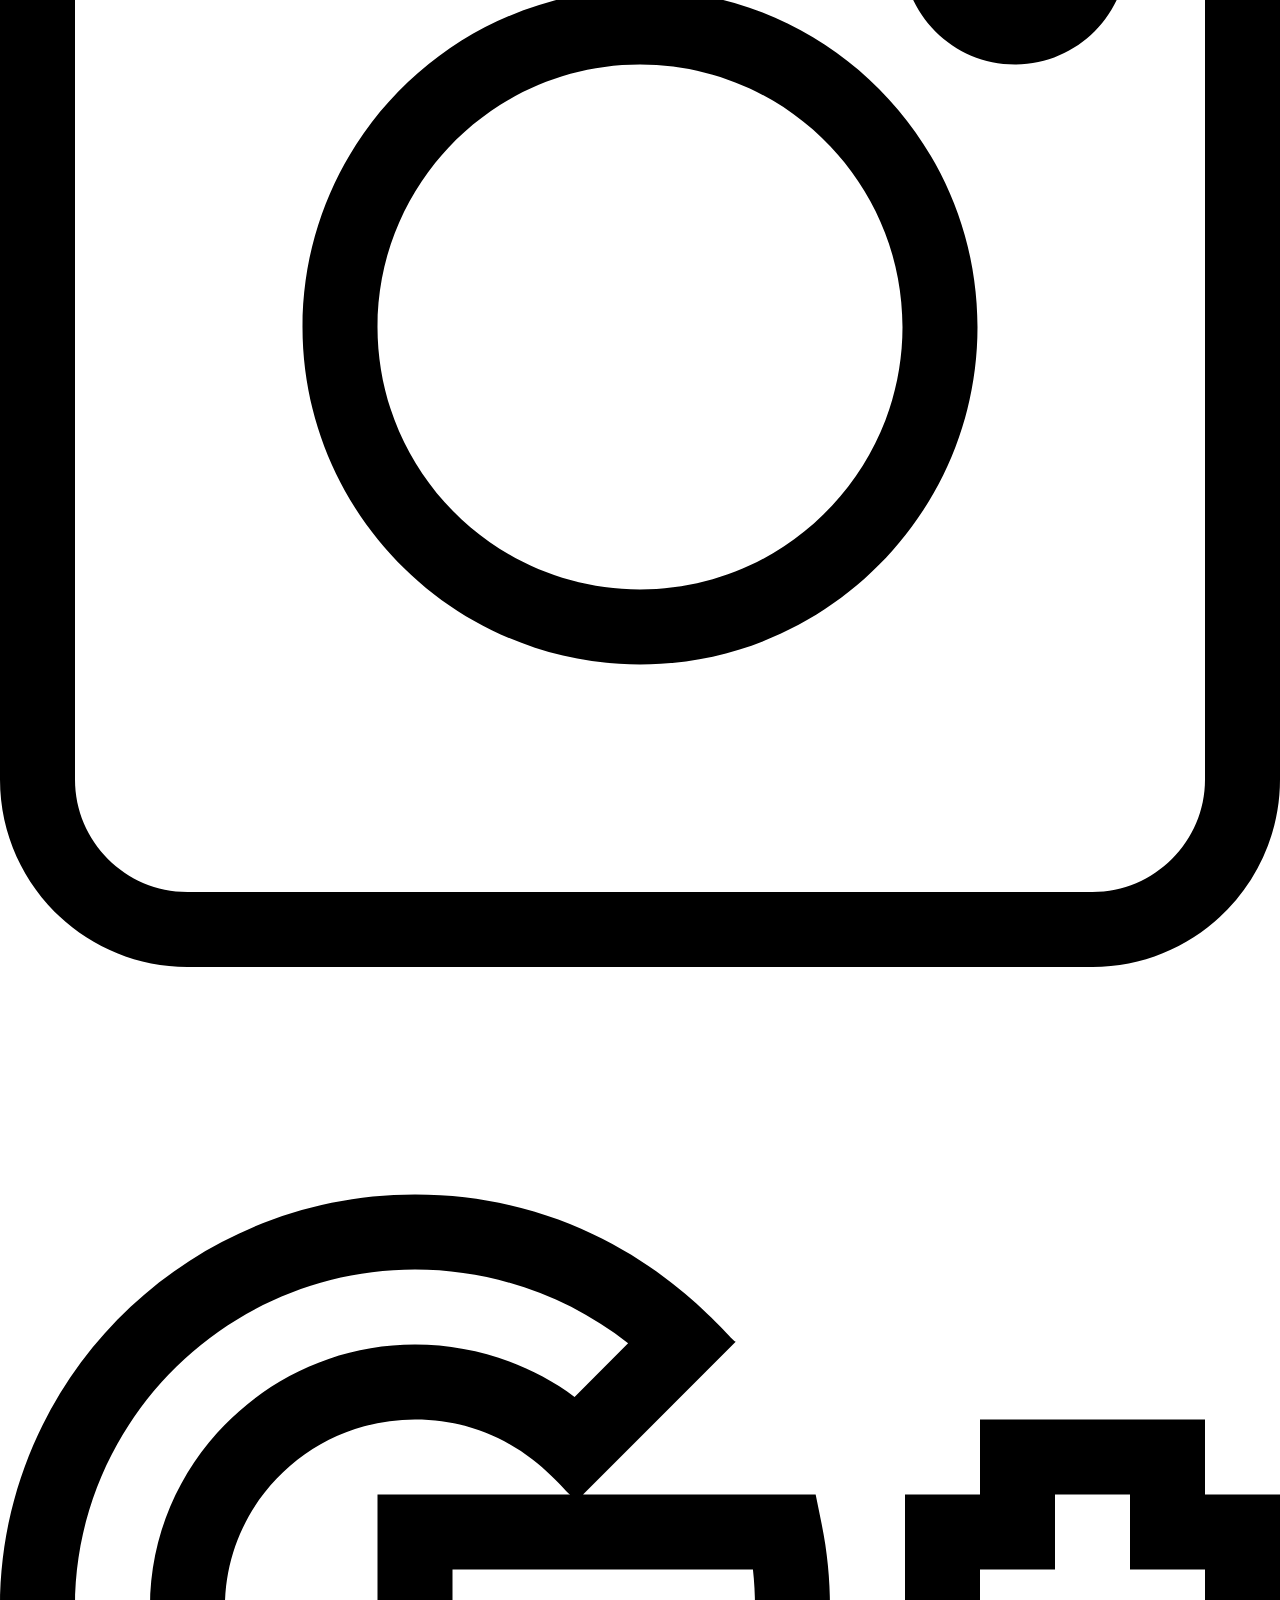
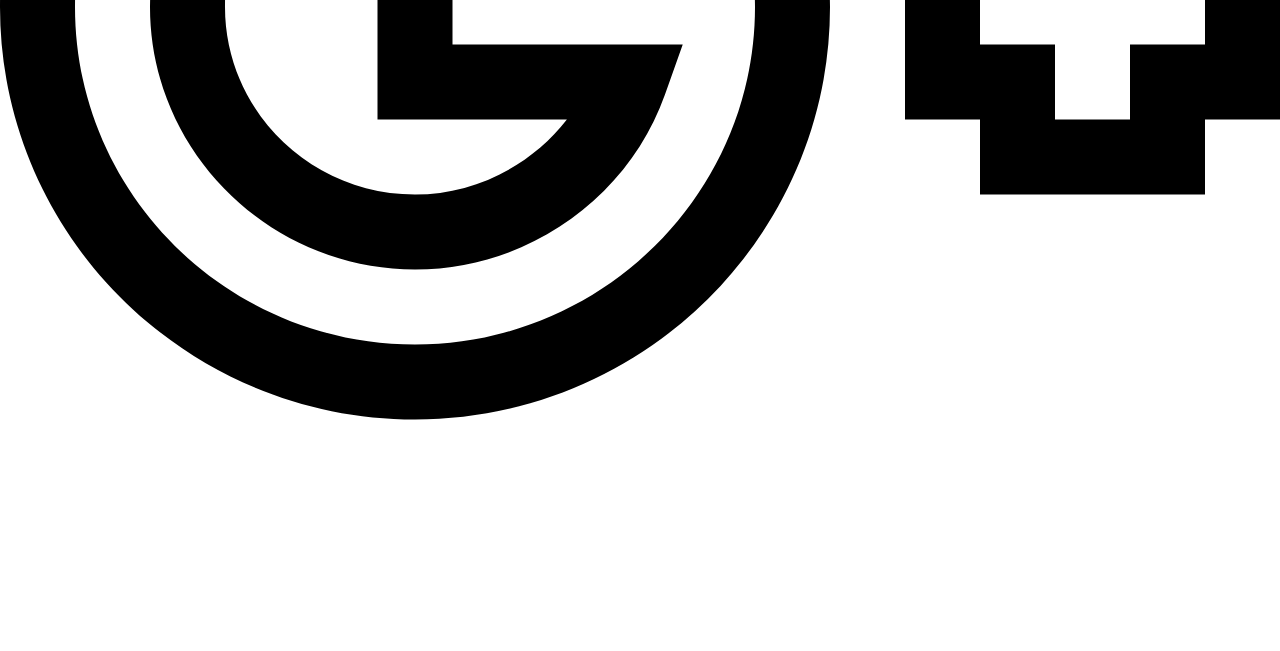
<file: portfolio.html>
<html>
<head><title>
RESUME
</title>
<link rel='stylesheet' type='text/css' href='style.css'>
</head>

<body>

<div class='home'>

    <div class='title'>
        <h1 class='hello'>Hello!</h1>
        <h1 class='intro'>I am Sachin Suresh.</h1>
        <h2> A passionate Full Stack Developer.</h2>
    </div> 

    <div class='basic'>

        <div class='image'>
            <h3>That's me:</h3>
            <img src='images/images/profile.jpg'></img>
        </div>

        <div class='logos'>
            <a href='http://www.facebook.com'>
            <!--facebook--><svg viewBox="0 0 512 512" xmlns="http://www.w3.org/2000/svg"><path d="m75 512h167v-182h-60v-60h60v-75c0-41.355469 33.644531-75 75-75h75v60h-60c-16.542969 0-30 13.457031-30 30v60h87.292969l-10 60h-77.292969v182h135c41.355469 0 75-33.644531 75-75v-362c0-41.355469-33.644531-75-75-75h-362c-41.355469 0-75 33.644531-75 75v362c0 41.355469 33.644531 75 75 75zm-45-437c0-24.8125 20.1875-45 45-45h362c24.8125 0 45 20.1875 45 45v362c0 24.8125-20.1875 45-45 45h-105v-122h72.707031l20-120h-92.707031v-30h90v-120h-105c-57.898438 0-105 47.101562-105 105v45h-60v120h60v122h-137c-24.8125 0-45-20.1875-45-45zm0 0"/></svg>
            </a>
            <a href='http://www.linkedin.com'>
            <!--linkedin--><svg viewBox="0 0 512 512" xmlns="http://www.w3.org/2000/svg"><path d="m437 0h-362c-41.355469 0-75 33.644531-75 75v362c0 41.355469 33.644531 75 75 75h362c41.355469 0 75-33.644531 75-75v-362c0-41.355469-33.644531-75-75-75zm45 437c0 24.8125-20.1875 45-45 45h-362c-24.8125 0-45-20.1875-45-45v-362c0-24.8125 20.1875-45 45-45h362c24.8125 0 45 20.1875 45 45zm0 0"/><path d="m91 422h90v-212h-90zm30-182h30v152h-30zm0 0"/><path d="m331.085938 210c-.027344 0-.058594 0-.085938 0-10.371094 0-20.472656 1.734375-30 5.101562v-5.101562h-90v212h90v-107c0-8.269531 6.730469-15 15-15s15 6.730469 15 15v107h90v-117.3125c0-48.546875-39.382812-94.640625-89.914062-94.6875zm59.914062 182h-30v-77c0-24.8125-20.1875-45-45-45s-44.996094 20.1875-45 44.996094v77.003906h-30v-152h30v30.019531l24.007812-18.03125c10.441407-7.84375 22.886719-11.988281 35.992188-11.988281h.058594c31.929687.03125 59.941406 30.257812 59.941406 64.6875zm0 0"/><path d="m91 180h90v-90h-90zm30-60h30v30h-30zm0 0"/></svg>
            </a>
            <a href='http://www.instagram.com'>
            <!--instagram--><svg viewBox="0 0 512 512" xmlns="http://www.w3.org/2000/svg"><path d="m75 512h362c41.355469 0 75-33.644531 75-75v-362c0-41.355469-33.644531-75-75-75h-362c-41.355469 0-75 33.644531-75 75v362c0 41.355469 33.644531 75 75 75zm-45-437c0-24.8125 20.1875-45 45-45h362c24.8125 0 45 20.1875 45 45v362c0 24.8125-20.1875 45-45 45h-362c-24.8125 0-45-20.1875-45-45zm0 0"/><path d="m256 391c74.4375 0 135-60.5625 135-135s-60.5625-135-135-135-135 60.5625-135 135 60.5625 135 135 135zm0-240c57.898438 0 105 47.101562 105 105s-47.101562 105-105 105-105-47.101562-105-105 47.101562-105 105-105zm0 0"/><path d="m406 151c24.8125 0 45-20.1875 45-45s-20.1875-45-45-45-45 20.1875-45 45 20.1875 45 45 45zm0-60c8.269531 0 15 6.730469 15 15s-6.730469 15-15 15-15-6.730469-15-15 6.730469-15 15-15zm0 0"/></svg>
            </a>
            <a href='http://www.google.com'>
            <!--google--><svg viewBox="0 -91 512 512" xmlns="http://www.w3.org/2000/svg"><path d="m482 90h-90v30h-30v90h30v30h90v-30h30v-90h-30zm0 90h-30v30h-30v-30h-30v-30h30v-30h30v30h30zm0 0"/><path d="m166 0c-91.53125 0-166 74.019531-166 165s74.46875 165 166 165 166-74.019531 166-165c0-11.097656-1.109375-22.195312-3.300781-32.984375l-2.4375-12.015625h-93.046875l61.0625-61.066406c-4.886719-3.421875-46.808594-58.933594-128.277344-58.933594zm63.820312 80.964844c-18.152343-13.449219-40.710937-20.964844-63.820312-20.964844-58.050781 0-106 47.117188-106 105 0 57.8125 47.886719 105 106 105 45.265625 0 85.398438-28.8125 99.996094-69.988281l7.097656-20.011719h-92.09375v-30h120.175781c.546875 4.96875.824219 9.984375.824219 15 0 74.4375-61.011719 135-136 135s-136-60.5625-136-135 61.011719-135 136-135c31.0625 0 61.382812 10.628906 85.238281 29.546875zm-3.0625 129.035156c-14.179687 18.339844-36.816406 30-60.757812 30-41.90625 0-76-33.644531-76-75s34.09375-75 76-75c39.195312 0 58.128906 27.207031 62.007812 30h-77.007812v90zm0 0"/></svg>
            </a>
        </div>

        <div class='know_more'>
            <h2>Know more about me here:</h2>
            <h3 class='active'><a href='#'>HOME</a></h3>
            <h3><a href='#'>ABOUT ME</a></h3>
            <h3><a href='#'>RESUME</a></h3>
            <h3><a href='#'>CONTACT ME</a></h3>
        </div>

    </div>
</div>
<div class='about_me'>
    <div class='header'>
    <h3><a href='#'>HOME</a></h3>
    <h3 class='active'><a href='#'>ABOUT ME</a></h3>
    <h3><a href='#'>RESUME</a></h3>
    <h3><a href='#'>CONTACT ME</a></h3>
    </div>

    <div class='content'>
    <h1>Something about me</h1>
    <h3>"Do one thing every day that scares you."<br/><br/>
    An engineering graduate from BITS-Pilani exploring the world of programming and software development. Fascinated about the modern day developments in the field of Computer Science especially Machine Learning and Artificial Intelligence.
    Currently learning Python, Django and ReactJS and on the path to become a 10x Software Developer. In the World's top 9000 ranks in Hackerrank Python proficiency.
    Elon Musk is an inspiration. Writes poems too. 
    </h3>
    </div>
</div>

<div class='resume'>
    <div class='header'>
        <h3><a href='#'>HOME</a></h3>
        <h3 class='active'><a href='#'>ABOUT ME</a></h3>
        <h3><a href='#'>RESUME</a></h3>
        <h3><a href='#'>CONTACT ME</a></h3>
    </div>
    <h1>RESUME</h1>
    <div class='resume_img'>
        <img src='images/images/resume1.jpg'></img>
        <img src='images/images/resume2.jpg'></img>
    </div>
    <div class='download'><a href='docs/resume.pdf'>Download Resume PDF here</a></div>
</div>

<div class='contact'>
    <div class='header'>
        <h3><a href='#'>HOME</a></h3>
        <h3 class='active'><a href='#'>ABOUT ME</a></h3>
        <h3><a href='#'>RESUME</a></h3>
        <h3><a href='#'>CONTACT ME</a></h3>
    </div>
    <h1>RESUME</h1>
    <h2>Contact me at</h2>
    <div class='address'>
        <p>Sachin Suresh <br/>
        2A, RAK Princeton Apartment, <br/>
        Marottichodu, Edappaly, <br/>
        Kochi, Kerala <br/>
        </p>
    </div>

    <div class='media_contact'>
        <h3>8075871730 <br/>
        sachinsuresh00@gmail.com<br/>
        <div class='links'>
            <a href='http://www.facebook.com'>
            <!--facebook--><svg viewBox="0 0 512 512" xmlns="http://www.w3.org/2000/svg"><path d="m75 512h167v-182h-60v-60h60v-75c0-41.355469 33.644531-75 75-75h75v60h-60c-16.542969 0-30 13.457031-30 30v60h87.292969l-10 60h-77.292969v182h135c41.355469 0 75-33.644531 75-75v-362c0-41.355469-33.644531-75-75-75h-362c-41.355469 0-75 33.644531-75 75v362c0 41.355469 33.644531 75 75 75zm-45-437c0-24.8125 20.1875-45 45-45h362c24.8125 0 45 20.1875 45 45v362c0 24.8125-20.1875 45-45 45h-105v-122h72.707031l20-120h-92.707031v-30h90v-120h-105c-57.898438 0-105 47.101562-105 105v45h-60v120h60v122h-137c-24.8125 0-45-20.1875-45-45zm0 0"/></svg>
            </a>
            <a href='http://www.linkedin.com'>
            <!--linkedin--><svg viewBox="0 0 512 512" xmlns="http://www.w3.org/2000/svg"><path d="m437 0h-362c-41.355469 0-75 33.644531-75 75v362c0 41.355469 33.644531 75 75 75h362c41.355469 0 75-33.644531 75-75v-362c0-41.355469-33.644531-75-75-75zm45 437c0 24.8125-20.1875 45-45 45h-362c-24.8125 0-45-20.1875-45-45v-362c0-24.8125 20.1875-45 45-45h362c24.8125 0 45 20.1875 45 45zm0 0"/><path d="m91 422h90v-212h-90zm30-182h30v152h-30zm0 0"/><path d="m331.085938 210c-.027344 0-.058594 0-.085938 0-10.371094 0-20.472656 1.734375-30 5.101562v-5.101562h-90v212h90v-107c0-8.269531 6.730469-15 15-15s15 6.730469 15 15v107h90v-117.3125c0-48.546875-39.382812-94.640625-89.914062-94.6875zm59.914062 182h-30v-77c0-24.8125-20.1875-45-45-45s-44.996094 20.1875-45 44.996094v77.003906h-30v-152h30v30.019531l24.007812-18.03125c10.441407-7.84375 22.886719-11.988281 35.992188-11.988281h.058594c31.929687.03125 59.941406 30.257812 59.941406 64.6875zm0 0"/><path d="m91 180h90v-90h-90zm30-60h30v30h-30zm0 0"/></svg>
            </a>
            <a href='http://www.instagram.com'>
            <!--instagram--><svg viewBox="0 0 512 512" xmlns="http://www.w3.org/2000/svg"><path d="m75 512h362c41.355469 0 75-33.644531 75-75v-362c0-41.355469-33.644531-75-75-75h-362c-41.355469 0-75 33.644531-75 75v362c0 41.355469 33.644531 75 75 75zm-45-437c0-24.8125 20.1875-45 45-45h362c24.8125 0 45 20.1875 45 45v362c0 24.8125-20.1875 45-45 45h-362c-24.8125 0-45-20.1875-45-45zm0 0"/><path d="m256 391c74.4375 0 135-60.5625 135-135s-60.5625-135-135-135-135 60.5625-135 135 60.5625 135 135 135zm0-240c57.898438 0 105 47.101562 105 105s-47.101562 105-105 105-105-47.101562-105-105 47.101562-105 105-105zm0 0"/><path d="m406 151c24.8125 0 45-20.1875 45-45s-20.1875-45-45-45-45 20.1875-45 45 20.1875 45 45 45zm0-60c8.269531 0 15 6.730469 15 15s-6.730469 15-15 15-15-6.730469-15-15 6.730469-15 15-15zm0 0"/></svg>
            </a>
            <a href='http://www.google.com'>
            <!--google--><svg viewBox="0 -91 512 512" xmlns="http://www.w3.org/2000/svg"><path d="m482 90h-90v30h-30v90h30v30h90v-30h30v-90h-30zm0 90h-30v30h-30v-30h-30v-30h30v-30h30v30h30zm0 0"/><path d="m166 0c-91.53125 0-166 74.019531-166 165s74.46875 165 166 165 166-74.019531 166-165c0-11.097656-1.109375-22.195312-3.300781-32.984375l-2.4375-12.015625h-93.046875l61.0625-61.066406c-4.886719-3.421875-46.808594-58.933594-128.277344-58.933594zm63.820312 80.964844c-18.152343-13.449219-40.710937-20.964844-63.820312-20.964844-58.050781 0-106 47.117188-106 105 0 57.8125 47.886719 105 106 105 45.265625 0 85.398438-28.8125 99.996094-69.988281l7.097656-20.011719h-92.09375v-30h120.175781c.546875 4.96875.824219 9.984375.824219 15 0 74.4375-61.011719 135-136 135s-136-60.5625-136-135 61.011719-135 136-135c31.0625 0 61.382812 10.628906 85.238281 29.546875zm-3.0625 129.035156c-14.179687 18.339844-36.816406 30-60.757812 30-41.90625 0-76-33.644531-76-75s34.09375-75 76-75c39.195312 0 58.128906 27.207031 62.007812 30h-77.007812v90zm0 0"/></svg>
            </a>
        </div>
    </div>
</div>
        


</body>
</div>
</html>
</file>
<file: style.css>
* {
    margin: 0;
    padding: 0;
    font-family: 'Roboto', sans-serif;
}

.header-container {
    display: flex;
    height: 70px;
    justify-content: center;
    align-items: center;
    box-shadow: 0 5px 30px 0 rgba(0, 0, 0, 0.1);
}

.header {
    display: flex;
    width: 1440px;
    flex-direction: row;
    height: 30px;
}

.left {
    display: flex;
    flex-direction: row;
    width: 50%;
}

.logo {
    display: flex;
    margin-left: 135px;
    background-color: #25df8f;
    width: 30px;
    height: 30px;
    border-radius: 5px;
    justify-content: center;
    align-items: center;
}

.logo-text {
    font-weight: 700;
    font-size: 20px;
    color: white;
}

.search {
    display: flex;
    flex: 1;
    flex-direction: row;
    border: 1px solid #d9dde7;
    border-radius: 5px;
    margin-left: 30px;
    padding-left: 15px;
}

.search-bar {
    display: flex;
    flex-direction: row;
    flex: 1;
}

.search-bar input {
    font-weight: 400;
    border: none;
    height: 100%;
    width: 100%;
    outline: none;
    font-size: 12px;
    color: #949fb7;
}

.search-icon {
    display: flex;
    width: 32px;
    justify-content: center;
    align-items: center;
}

.search-icon img {
    height: 12px;
    user-select: none;
    width: 12px;
}

.right {
    display: flex;
    flex-direction: row;
    width: 50%;
}

.menu {
    width: 100%;
    margin-left: 221px;
    margin-right: 135px;
    display: flex;
    flex-direction: row;
    justify-content: space-between;
    align-items: center;
}

.host,
.trips,
.message,
.help {
    color: #596172;
    font-weight: 400;
    font-size: 14px;
}

.mess {
    display: flex;
    flex-direction: row;
}

.dot {
    width: 6px;
    height: 6px;
    background-color: #25df8f;
    border-radius: 3px;
}

.user img {
    width: 30px;
    height: 30px;
}

.front-container {
    display: flex;
    justify-content: center;
    flex-direction: row;
}

.front {
    display: flex;
    width: 1440px;
    height: 550px;
    flex-direction: row;
}

.left-box {
    width: 50%;
    padding-left: 135px;
}

.content {
    margin-top: 101px;
    display: flex;
    flex-direction: column;
}

.house-icon img {
    width: 41px;
    height: 53px;
}

.main {
    margin-top: 30px;
    width: 490px;
    height: 100px;
    font-size: 36px;
    font-weight: 400;
    line-height: 50px;
    color: #2b313d;
}

.search-region {
    display: flex;
    flex-direction: row;
    border: 1px solid #f6f6f7;
    border-radius: 5px;
    margin-left: 0;
    width: 470px;
    height: 50px;
    margin-top: 30px;
    padding-left: 20px;
}

.search-bar-region {
    display: flex;
    flex-direction: row;
    flex: 1;
    width: 50px;
}

.search-bar-region input {
    border: none;
    height: 100%;
    width: 100%;
    outline: none;
    font-size: 12px;
    font-weight: 400;
    letter-spacing: 0;
    color: #949fb7;
}

.search-icon-region {
    display: flex;
    width: 52px;
    justify-content: center;
    align-items: center;
}

.search-icon-region img {
    width: 12px;
    height: 12px;
    user-select: none;
}

.properties {
    margin-top: 15px;
    display: flex;
    flex-direction: row;
    width: 410px;
    justify-content: space-between;
}

.active-tile,
.passive-tile {
    padding-left: 10px;
    padding-right: 10;
    padding-top: 5px;
    padding-bottom: 6px;
    height: 30px;
    display: flex;
    justify-content: center;
    align-items: center;
    border-radius: 5px;
    font-weight: 400;
    font-size: 14px;
    color: #ffffff;
}

.active-tile {
    background-color: #25df8f;
}

.passive-tile {
    background-color: #c1c8d7;
}

.right-box {
    width: 50%;
    background-image: url('images/right.png');
    background-size: cover;
}

.body-container {
    display: flex;
    justify-content: center;
    flex-direction: row;
}

.body {
    display: flex;
    width: 1440px;
    background-color: #f6f6f7;
    flex-direction: column;
}

.body-content {
    display: flex;
    flex-direction: column;
    margin-left: 135px;
    margin-right: 135px;
}

.apartments {
    margin-top: 60px;
    display: flex;
    flex-direction: column;
}

.top-line {
    display: flex;
    flex-direction: row;
}

.top-line .left {
    display: flex;
    flex-direction: row;
}

.line-text {
    display: flex;
    flex-direction: row;
}

.text-normal {
    font-size: 24px;
    letter-spacing: 0;
    color: #949fb7;
}

.text-highlight {
    font-size: 24px;
    letter-spacing: 0;
    color: #2b313d;
}

.arrow {
    width: 0;
    height: 0;
    margin-left: 10px;
    margin-top: 13px;
    border-left: 6px solid transparent;
    border-right: 6px solid transparent;
    border-top: 6px solid #c1c8d7;
}

.top-line .right {
    display: flex;
    justify-content: flex-end;
    align-items: center;
}

.show-all {
    color: #596172;
    font-weight: 400;
    font-size: 12;
    letter-spacing: 0;
}

.tiles {
    display: flex;
    flex-direction: row;
    justify-content: space-between;
}

.tile {
    display: flex;
    flex-direction: column;
}

.tile-image {
    margin-top: 30px;
    width: 270px;
    height: 190px;
}

.tile-image img {
    width: 270px;
    height: 190px;
}

.tile-details {
    margin-top: 18px;
    display: flex;
    flex-direction: row;
    justify-content: space-between;
    align-items: center;
}

.price {
    font-weight: 400;
    color: #596172;
    font-size: 14px;
    letter-spacing: 0;
}

.ratings {
    display: flex;
    flex-direction: row;
    align-items: center;
}

#fire {
    width: 19px;
    height: 23px;
}

.rate {
    margin-left: 5px;
    color: #596172;
    font-size: 14px;
    font-weight: 400;
    letter-spacing: 0;
}

.tile-caption {
    margin-top: 10px;
    width: 240px;
    height: 42px;
    color: #2b313d;
    font-size: 16px;
    letter-spacing: 0;
    font-weight: 400;
}

.footer {
    margin-top: 120px;
    margin-bottom: 120px;
    border: 1px solid #d9dde7;
    background-color: white;
    display: flex;
    flex-direction: row;
    align-items: center;
    padding-top: 60px;
    padding-bottom: 60px;
    padding-right: 197px;
    justify-content: space-between;
}

.left-list {
    display: flex;
    flex-direction: column;
    margin-left: 60px;
}

.left-list .logo {
    margin: 0;
}

.text-box {
    display: flex;
    flex-direction: row;
    margin-top: 30px;
    width: 310px;
    height: 45px;
    border: 1px solid #d9dde7;
    align-items: center;
}

.english,
.dollars {
    margin-left: 15px;
    color: #596172;
    size: 14px;
    font-weight: 400;
    letter-spacing: 0;
}

#second-text-box {
    margin-top: 15px;
}

.text-box .arrow {
    margin: 0;
    margin-left: 5px;
}

.options {
    display: flex;
    flex-direction: row;
    margin-top: 30px;
    height: 19px;
    width: 170px;
    justify-content: space-between;
}

.options div {
    font-weight: 400;
    font-size: 14px;
    letter-spacing: 0;
    color: #949fb7;
}

.list-center-list {
    display: flex;
    flex-direction: column;
}

.list-heading {
    color: #949fb7;
    font-weight: 400;
    font-size: 12px;
    letter-spacing: 0;
}

.list-content {
    margin-top: 17px;
}

.list-content div {
    margin-top: 15px;
    color: #596172;
    font-size: 14px;
    letter-spacing: 0;
}
</file>
